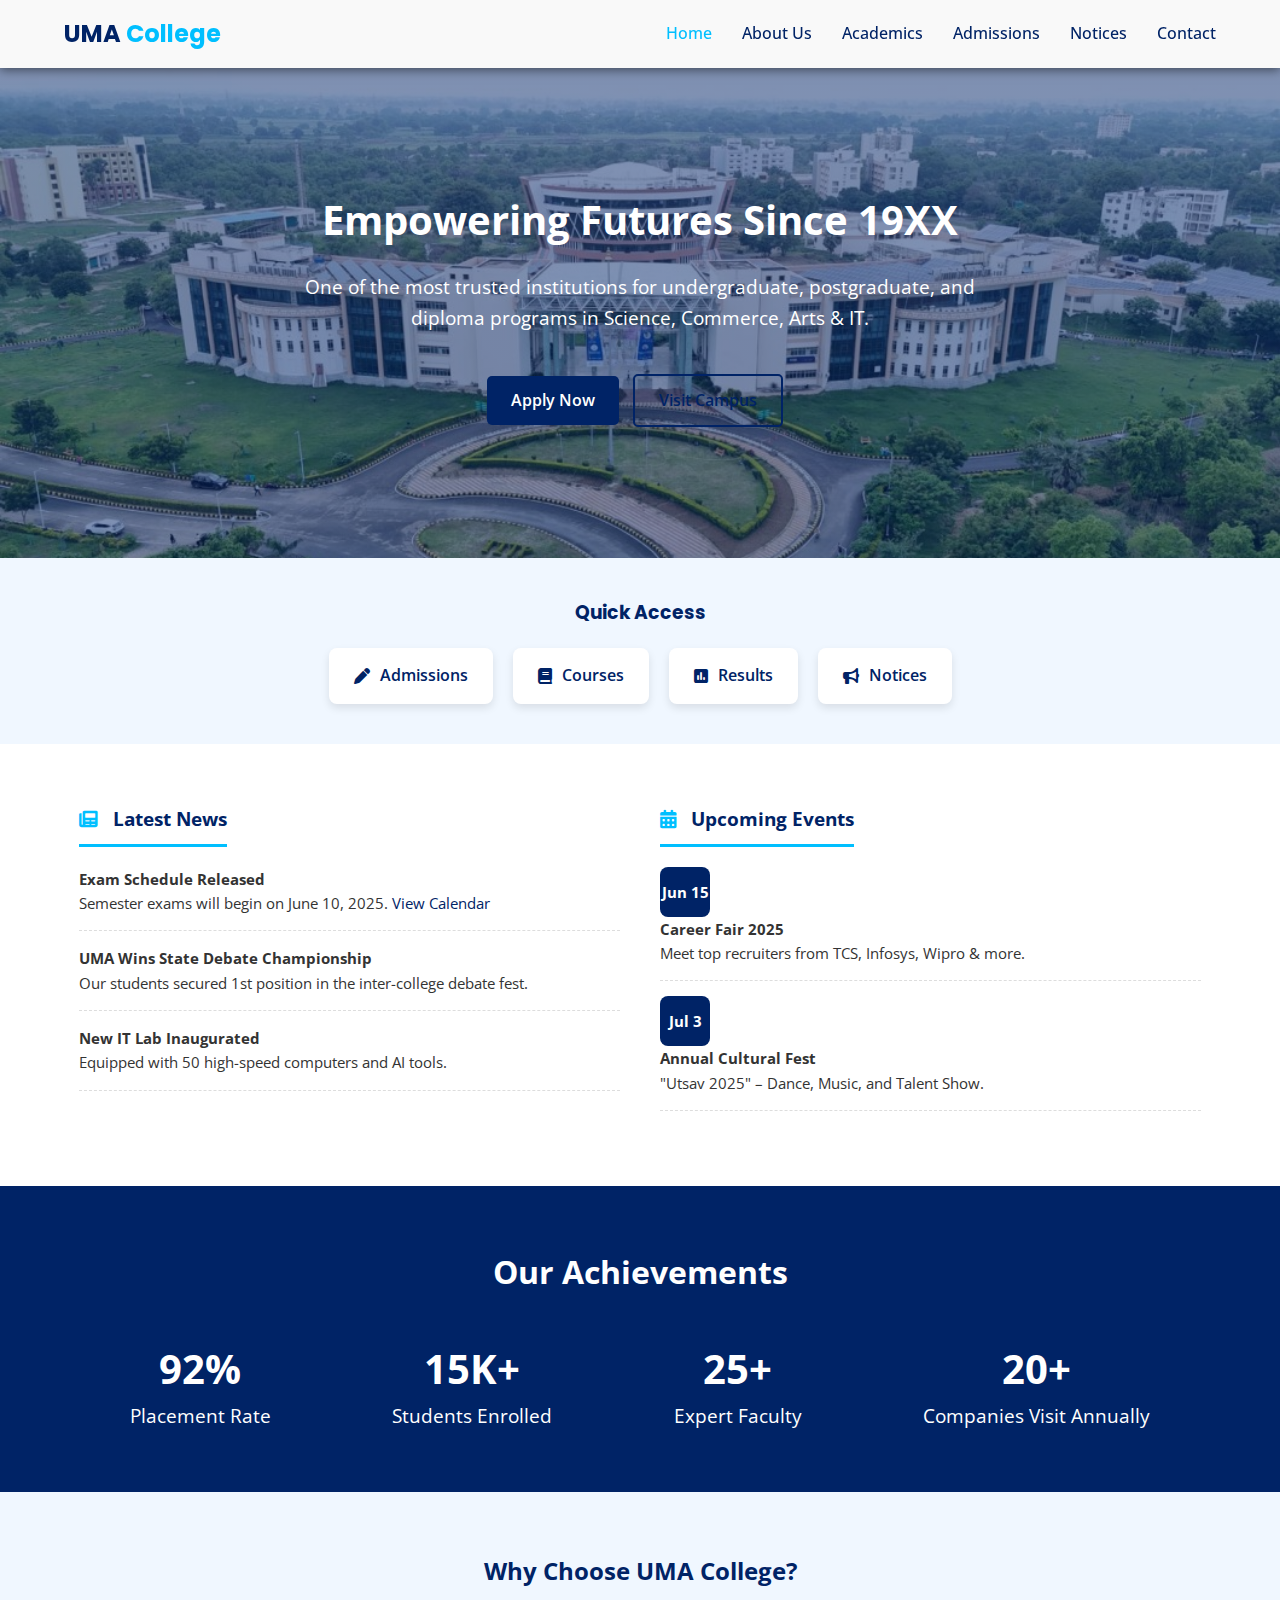
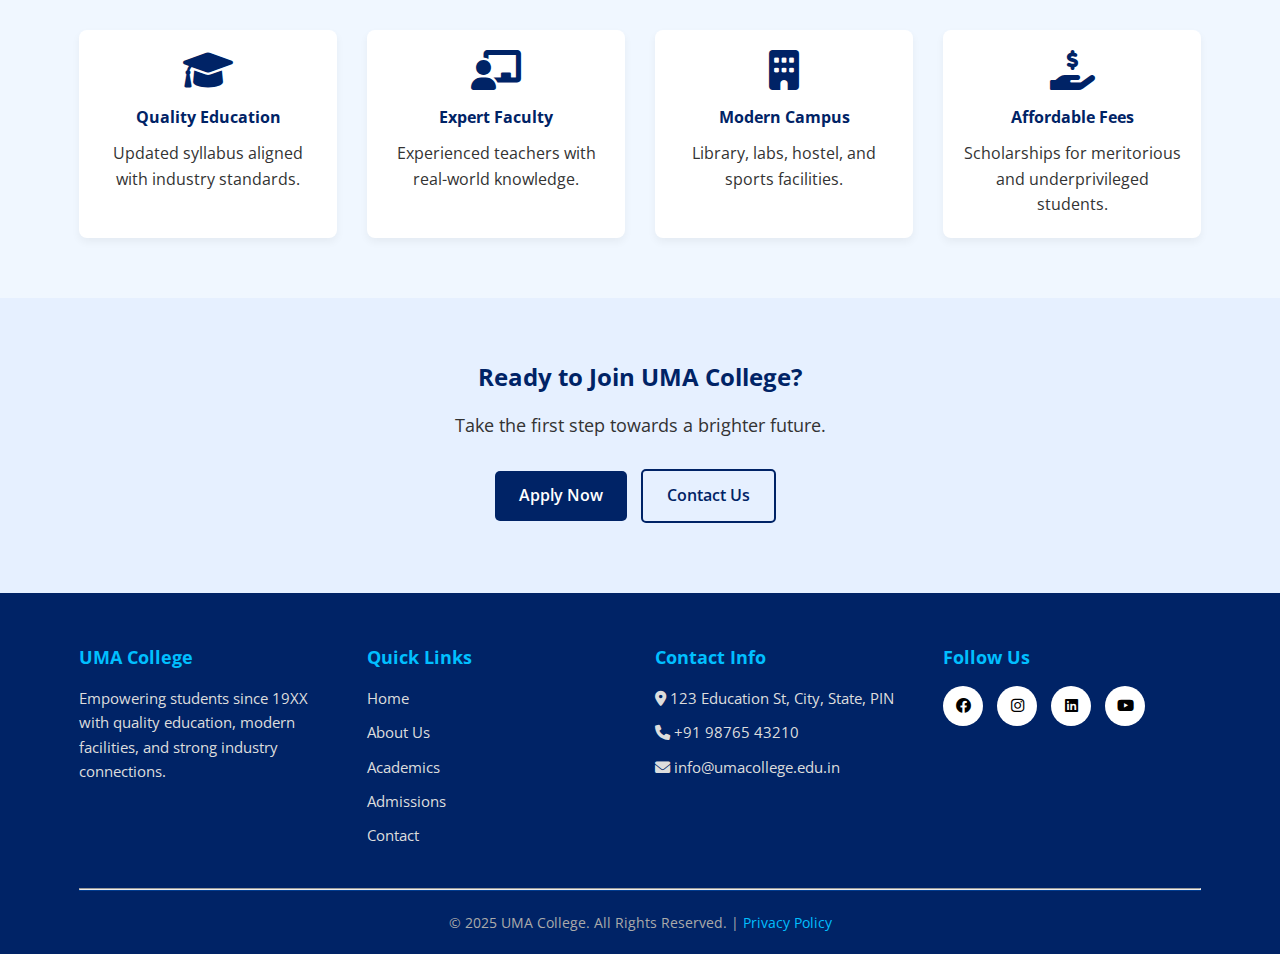
<file: index.html>
<!DOCTYPE html>
<html lang="en">
<head>
  <meta charset="UTF-8" />
  <meta name="viewport" content="width=device-width, initial-scale=1.0"/>
  <meta name="description" content="UMA College - Empowering futures with quality education since 19XX. Admissions open for UG, PG & Diploma courses.">
  <title>UMA College | Home</title>

  <!-- Google Fonts -->
  <link href="https://fonts.googleapis.com/css2?family=Poppins:wght@400;500;600;700&family=Open+Sans&display=swap" rel="stylesheet">

  <!-- Font Awesome for Icons -->
  <link rel="stylesheet" href="https://cdnjs.cloudflare.com/ajax/libs/font-awesome/6.0.0/css/all.min.css"/>

  <!-- Custom CSS -->
  <link rel="stylesheet" href="style.css" />

  <!-- Favicon -->
  <link rel="icon" href="favicon.ico" type="image/x-icon">
</head>
<body>

  <!-- Header & Navigation -->
  <header class="header">
    <div class="container">
      <div class="logo">
        <h1>UMA <span>College</span></h1>
      </div>
      <nav class="navbar">
        <ul>
          <li><a href="index.html" class="active">Home</a></li>
          <li><a href="./pages/about.html">About Us</a></li>
          <li><a href="./pages/academics.html">Academics</a></li>
          <li><a href="./pages/admissions.html">Admissions</a></li>
          <li><a href="./pages/notices.html">Notices</a></li>
          <li><a href="./pages/contact.html">Contact</a></li>
        </ul>
      </nav>
      <div class="mobile-toggle">
        <i class="fas fa-bars"></i>
      </div>
    </div>
  </header>

  <!-- Hero Section -->
  <section class="hero"  style="background: linear-gradient(rgba(0, 35, 102, 0.5), rgba(0, 35, 102, 0.5)), url('../assets/images/iit_patna.jpg') center/cover; height: 490px;" >
    <div class="container">
      <div class="hero-content">
        <h2>Empowering Futures Since 19XX</h2>
        <p>One of the most trusted institutions for undergraduate, postgraduate, and diploma programs in Science, Commerce, Arts & IT.</p>
        <div class="cta-buttons">
          <a href="./pages/admissions.html" class="btn-primary">Apply Now</a>
          <a href="#visit" class="btn-secondary">Visit Campus</a>
        </div>
      </div>
    </div>
  </section>

  <!-- Quick Links -->
  <section class="quick-links">
    <div class="container">
      <h3>Quick Access</h3>
      <div class="links-grid">
        <a href="./pages/admissions.html"><i class="fas fa-pen"></i> Admissions</a>
        <a href="./pages/academics.html"><i class="fas fa-book"></i> Courses</a>
        <a href="student/login.html"><i class="fas fa-poll"></i> Results</a>
        <a href="./pages/notices.html"><i class="fas fa-bullhorn"></i> Notices</a>
      </div>
    </div>
  </section>

  <!-- Latest News & Events -->
  <section class="updates">
    <div class="container">
      <div class="column">
        <h3><i class="fas fa-newspaper"></i> Latest News</h3>
        <ul class="news-list">
          <li>
            <strong>Exam Schedule Released</strong><br>
            Semester exams will begin on June 10, 2025. <a href="#">View Calendar</a>
          </li>
          <li>
            <strong>UMA Wins State Debate Championship</strong><br>
            Our students secured 1st position in the inter-college debate fest.
          </li>
          <li>
            <strong>New IT Lab Inaugurated</strong><br>
            Equipped with 50 high-speed computers and AI tools.
          </li>
        </ul>
      </div>
      <div class="column">
        <h3><i class="fas fa-calendar-alt"></i> Upcoming Events</h3>
        <ul class="event-list">
          <li>
            <span class="date">Jun 15</span>
            <div class="event-info">
              <strong>Career Fair 2025</strong><br>
              Meet top recruiters from TCS, Infosys, Wipro & more.
            </div>
          </li>
          <li>
            <span class="date">Jul 3</span>
            <div class="event-info">
              <strong>Annual Cultural Fest</strong><br>
              "Utsav 2025" – Dance, Music, and Talent Show.
            </div>
          </li>
        </ul>
      </div>
    </div>
  </section>

  <!-- Achievements Section -->
  <section class="achievements">
    <div class="container">
      <h2>Our Achievements</h2>
      <div class="stats">
        <div class="stat">
          <span class="number">92%</span>
          <p>Placement Rate</p>
        </div>
        <div class="stat">
          <span class="number">15K+</span>
          <p>Students Enrolled</p>
        </div>
        <div class="stat">
          <span class="number">25+</span>
          <p>Expert Faculty</p>
        </div>
        <div class="stat">
          <span class="number">20+</span>
          <p>Companies Visit Annually</p>
        </div>
      </div>
    </div>
  </section>

  <!-- Why Choose UMA? -->
  <section class="why-uma">
    <div class="container">
      <h2>Why Choose UMA College?</h2>
      <div class="features">
        <div class="feature">
          <i class="fas fa-graduation-cap"></i>
          <h4>Quality Education</h4>
          <p>Updated syllabus aligned with industry standards.</p>
        </div>
        <div class="feature">
          <i class="fas fa-chalkboard-teacher"></i>
          <h4>Expert Faculty</h4>
          <p>Experienced teachers with real-world knowledge.</p>
        </div>
        <div class="feature">
          <i class="fas fa-building"></i>
          <h4>Modern Campus</h4>
          <p>Library, labs, hostel, and sports facilities.</p>
        </div>
        <div class="feature">
          <i class="fas fa-hand-holding-usd"></i>
          <h4>Affordable Fees</h4>
          <p>Scholarships for meritorious and underprivileged students.</p>
        </div>
      </div>
    </div>
  </section>

  <!-- Call to Action -->
  <section class="cta" id="visit">
    <div class="container">
      <h2>Ready to Join UMA College?</h2>
      <p>Take the first step towards a brighter future.</p>
      <a href="./pages/admissions.html" class="btn-primary">Apply Now</a>
      <a href="./pages/contact.html" class="btn-secondary">Contact Us</a>
    </div>
  </section>

  <!-- Footer -->
  <footer class="footer">
    <div class="container">
      <div class="footer-grid">
        <div class="footer-col">
          <h4>UMA College</h4>
          <p>Empowering students since 19XX with quality education, modern facilities, and strong industry connections.</p>
        </div>
        <div class="footer-col">
          <h4>Quick Links</h4>
          <ul>
            <li><a href="index.html">Home</a></li>
            <li><a href="./pages/about.html">About Us</a></li>
            <li><a href="./pages/academics.html">Academics</a></li>
            <li><a href="./pages/admissions.html">Admissions</a></li>
            <li><a href="./pages/contact.html">Contact</a></li>
          </ul>
        </div>
        <div class="footer-col">
          <h4>Contact Info</h4>
          <p><i class="fas fa-map-marker-alt"></i> 123 Education St, City, State, PIN</p>
          <p><i class="fas fa-phone"></i> +91 98765 43210</p>
          <p><i class="fas fa-envelope"></i> info@umacollege.edu.in</p>
        </div>
        <div class="footer-col">
          <h4>Follow Us</h4>
          <div class="social-icons">
            <a class="facebook" href="#"><i class="fab fa-facebook"></i></a>
            <a class="instagram" href="#"><i class="fab fa-instagram"></i></a>
            <a class="linkedin" href="#"><i class="fab fa-linkedin"></i></a>
            <a class="youtube" href="#"><i class="fab fa-youtube"></i></a>
          </div>
        </div>
      </div>
      <hr>
      <div class="footer-bottom">
        <p>&copy; 2025 UMA College. All Rights Reserved. | <a href="./pages/privacy.html">Privacy Policy</a></p>
      </div>
    </div>
  </footer>

  <!-- JavaScript -->
   <script src="script.js"></script>
  

</body>
</html>
</file>
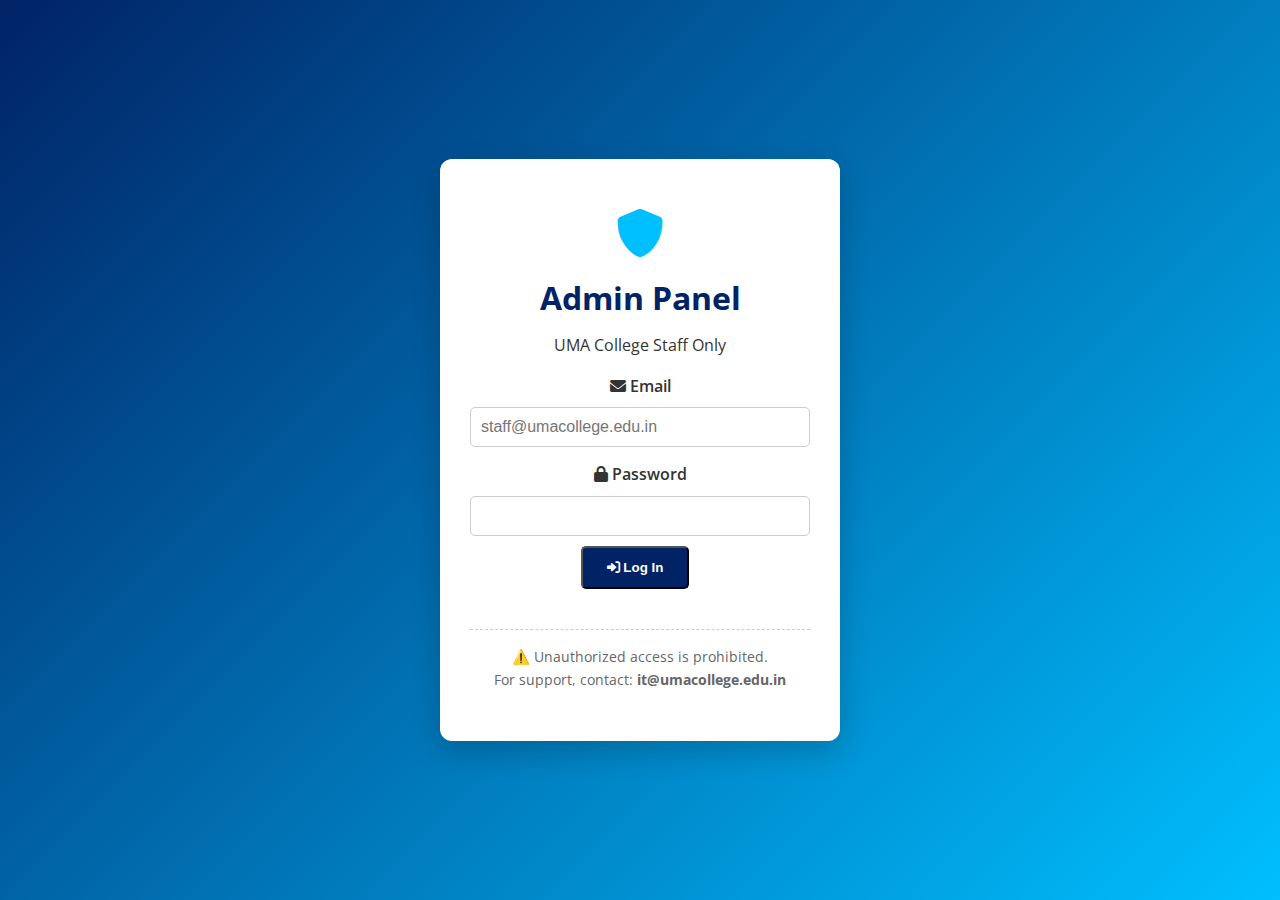
<file: admin/login.html>
<!DOCTYPE html>
<html lang="en">
<head>
  <meta charset="UTF-8" />
  <meta name="viewport" content="width=device-width, initial-scale=1.0"/>
  <meta name="description" content="UMA College Admin Panel - Secure login for staff to manage admissions, notices, and content.">
  <title>Admin Login - UMA College</title>

  <!-- Google Fonts -->
  <link href="https://fonts.googleapis.com/css2?family=Poppins:wght@400;500;600;700&family=Open+Sans&display=swap" rel="stylesheet">

  <!-- Font Awesome -->
  <link rel="stylesheet" href="https://cdnjs.cloudflare.com/ajax/libs/font-awesome/6.0.0/css/all.min.css"/>

  <!-- Styles -->
  <link rel="stylesheet" href="../style.css" />
  <link rel="stylesheet" href="admin.css" />
</head>
<body>
  
  <div class="admin-login">
  <!-- Admin Login Page -->
    <div class="login-container">
      <div class="login-header">
        <i class="fas fa-shield-alt"></i>
        <h1>Admin Panel</h1>
        <p>UMA College Staff Only</p>
      </div>

      <form id="adminLoginForm" action="#" method="POST">
        <div class="form-group">
          <label><i class="fas fa-envelope"></i> Email</label>
          <input type="email" id="adminEmail" placeholder="staff@umacollege.edu.in" required />
        </div>
        <div class="form-group">
          <label><i class="fas fa-lock"></i> Password</label>
          <input type="password" id="adminPassword" required />
        </div>
        <button type="submit" class="btn-primary">
          <i class="fas fa-sign-in-alt"></i> Log In
        </button>
      </form>

      <div class="login-footer">
        <p>⚠️ Unauthorized access is prohibited.<br>
        For support, contact: <strong>it@umacollege.edu.in</strong></p>
      </div>
    </div>
  </div>

  <script src="admin.js"></script>
</body>
</html>
</file>
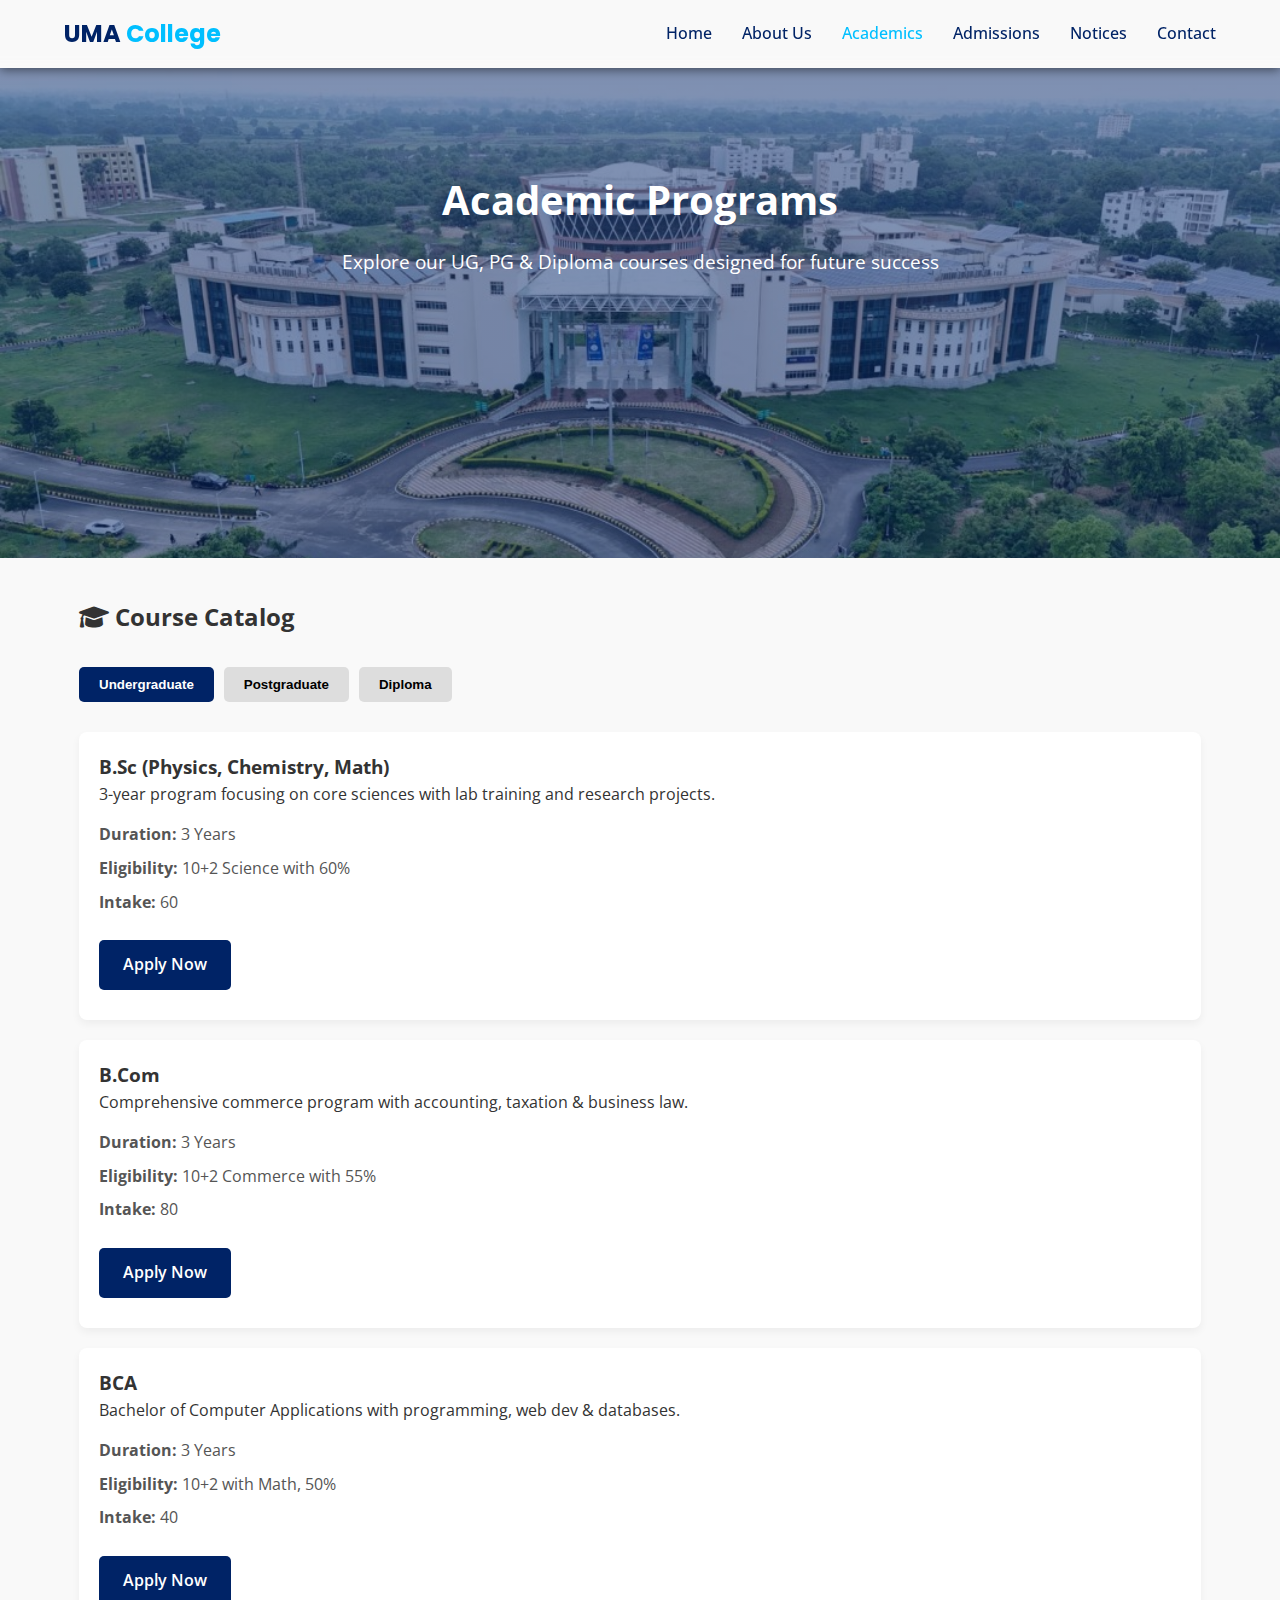
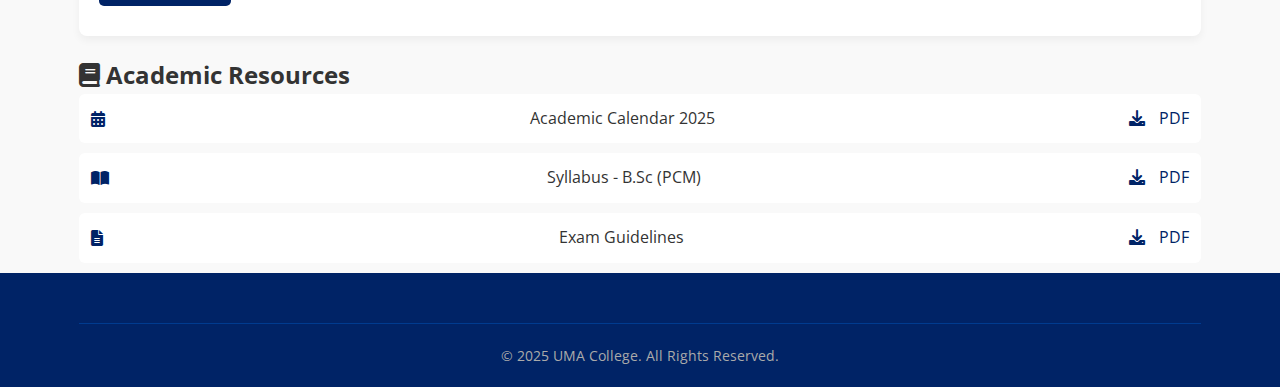
<file: pages/academics.html>
<!-- academics.html -->
<!DOCTYPE html>
<html lang="en">
<head>
  <meta charset="UTF-8" />
  <meta name="viewport" content="width=device-width, initial-scale=1.0"/>
  <meta name="description" content="Academic Programs at UMA College - UG, PG, Diploma in Science, Commerce, Arts & IT">
  <title>Academics - UMA College</title>

  <link href="https://fonts.googleapis.com/css2?family=Poppins:wght@400;500;600;700&family=Open+Sans&display=swap" rel="stylesheet">
  <link rel="stylesheet" href="https://cdnjs.cloudflare.com/ajax/libs/font-awesome/6.0.0/css/all.min.css"/>
  <link rel="stylesheet" href="../style.css" />
  <link rel="stylesheet" href="pages.css" />
</head>
<body>

  <!-- Header -->
  <header class="header">
    <div class="container">
      <div class="logo">
        <h1>UMA <span>College</span></h1>
      </div>
      <nav class="navbar">
        <ul>
          <li><a href="../index.html">Home</a></li>
          <li><a href="about.html">About Us</a></li>
          <li><a href="academics.html" class="active">Academics</a></li>
          <li><a href="admissions.html">Admissions</a></li>
          <li><a href="notices.html">Notices</a></li>
          <li><a href="contact.html">Contact</a></li>
        </ul>
      </nav>
      <div class="mobile-toggle">
        <i class="fas fa-bars"></i>
      </div>
    </div>
  </header>

  <!-- Banner -->
  <section class="page-banner" style="background: linear-gradient(rgba(0, 35, 102, 0.5), rgba(0, 35, 102, 0.5)), url('../assets/images/iit_patna.jpg') center/cover; height: 490px;">
    <div class="container">
      <h1>Academic Programs</h1>
      <p>Explore our UG, PG & Diploma courses designed for future success</p>
    </div>
  </section>

  <!-- Main Content -->
  <main class="academics-page">
    <div class="container">
      <section class="course-catalog">
        <h2><i class="fas fa-graduation-cap"></i> Course Catalog</h2>

        <div class="course-tabs">
          <button class="tab-btn active" data-tab="ug">Undergraduate</button>
          <button class="tab-btn" data-tab="pg">Postgraduate</button>
          <button class="tab-btn" data-tab="diploma">Diploma</button>
        </div>

        <!-- UG Courses -->
        <div class="tab-content" id="ug">
          <div class="course-card">
            <h3>B.Sc (Physics, Chemistry, Math)</h3>
            <p>3-year program focusing on core sciences with lab training and research projects.</p>
            <ul>
              <li><strong>Duration:</strong> 3 Years</li>
              <li><strong>Eligibility:</strong> 10+2 Science with 60%</li>
              <li><strong>Intake:</strong> 60</li>
            </ul>
            <a href="../admissions.html" class="btn-primary">Apply Now</a>
          </div>
          <div class="course-card">
            <h3>B.Com</h3>
            <p>Comprehensive commerce program with accounting, taxation & business law.</p>
            <ul>
              <li><strong>Duration:</strong> 3 Years</li>
              <li><strong>Eligibility:</strong> 10+2 Commerce with 55%</li>
              <li><strong>Intake:</strong> 80</li>
            </ul>
            <a href="../admissions.html" class="btn-primary">Apply Now</a>
          </div>
          <div class="course-card">
            <h3>BCA</h3>
            <p>Bachelor of Computer Applications with programming, web dev & databases.</p>
            <ul>
              <li><strong>Duration:</strong> 3 Years</li>
              <li><strong>Eligibility:</strong> 10+2 with Math, 50%</li>
              <li><strong>Intake:</strong> 40</li>
            </ul>
            <a href="../admissions.html" class="btn-primary">Apply Now</a>
          </div>
        </div>

        <!-- PG Courses -->
        <div class="tab-content" id="pg" style="display: none;">
          <div class="course-card">
            <h3>M.Sc (Physics)</h3>
            <p>Advanced studies in quantum mechanics, optics, and materials science.</p>
            <ul>
              <li><strong>Duration:</strong> 2 Years</li>
              <li><strong>Eligibility:</strong> B.Sc Physics with 55%</li>
              <li><strong>Intake:</strong> 30</li>
            </ul>
            <a href="../admissions.html" class="btn-primary">Apply Now</a>
          </div>
          <div class="course-card">
            <h3>M.Com</h3>
            <p>Master's in Commerce with specialization in finance and taxation.</p>
            <ul>
              <li><strong>Duration:</strong> 2 Years</li>
              <li><strong>Eligibility:</strong> B.Com with 50%</li>
              <li><strong>Intake:</strong> 25</li>
            </ul>
            <a href="../admissions.html" class="btn-primary">Apply Now</a>
          </div>
        </div>

        <!-- Diploma -->
        <div class="tab-content" id="diploma" style="display: none;">
          <div class="course-card">
            <h3>Diploma in Web Development</h3>
            <p>1-year intensive course in HTML, CSS, JavaScript, React & Node.js.</p>
            <ul>
              <li><strong>Duration:</strong> 1 Year</li>
              <li><strong>Eligibility:</strong> 10+2 Pass</li>
              <li><strong>Intake:</strong> 25</li>
            </ul>
            <a href="../admissions.html" class="btn-primary">Apply Now</a>
          </div>
        </div>
      </section>

      <section class="academic-resources">
        <h2><i class="fas fa-book"></i> Academic Resources</h2>
        <ul class="download-list">
          <li>
            <i class="fas fa-calendar-alt"></i>
            <span>Academic Calendar 2025</span>
            <a href="../assets/documents/calendar-2025.pdf" class="download-link"><i class="fas fa-download"></i> PDF</a>
          </li>
          <li>
            <i class="fas fa-book-open"></i>
            <span>Syllabus - B.Sc (PCM)</span>
            <a href="../assets/documents/calendar-2025.pdf" class="download-link"><i class="fas fa-download"></i> PDF</a>
          </li>
          <li>
            <i class="fas fa-file-alt"></i>
            <span>Exam Guidelines</span>
            <a href="../assets/documents/calendar-2025.pdf" class="download-link"><i class="fas fa-download"></i> PDF</a>
          </li>
        </ul>
      </section>
    </div>
  </main>

  <!-- Footer -->
  <footer class="footer">
    <div class="container">
      <div class="footer-bottom">
        <p>&copy; 2025 UMA College. All Rights Reserved.</p>
      </div>
    </div>
  </footer>

  <script>
    // Course Tabs
    document.querySelectorAll('.tab-btn').forEach(btn => {
      btn.addEventListener('click', () => {
        const tab = btn.getAttribute('data-tab');
        document.querySelectorAll('.tab-content').forEach(c => c.style.display = 'none');
        document.getElementById(tab).style.display = 'block';
        document.querySelectorAll('.tab-btn').forEach(b => b.classList.remove('active'));
        btn.classList.add('active');
      });
    });
  </script>
</body>
</html>
</file>
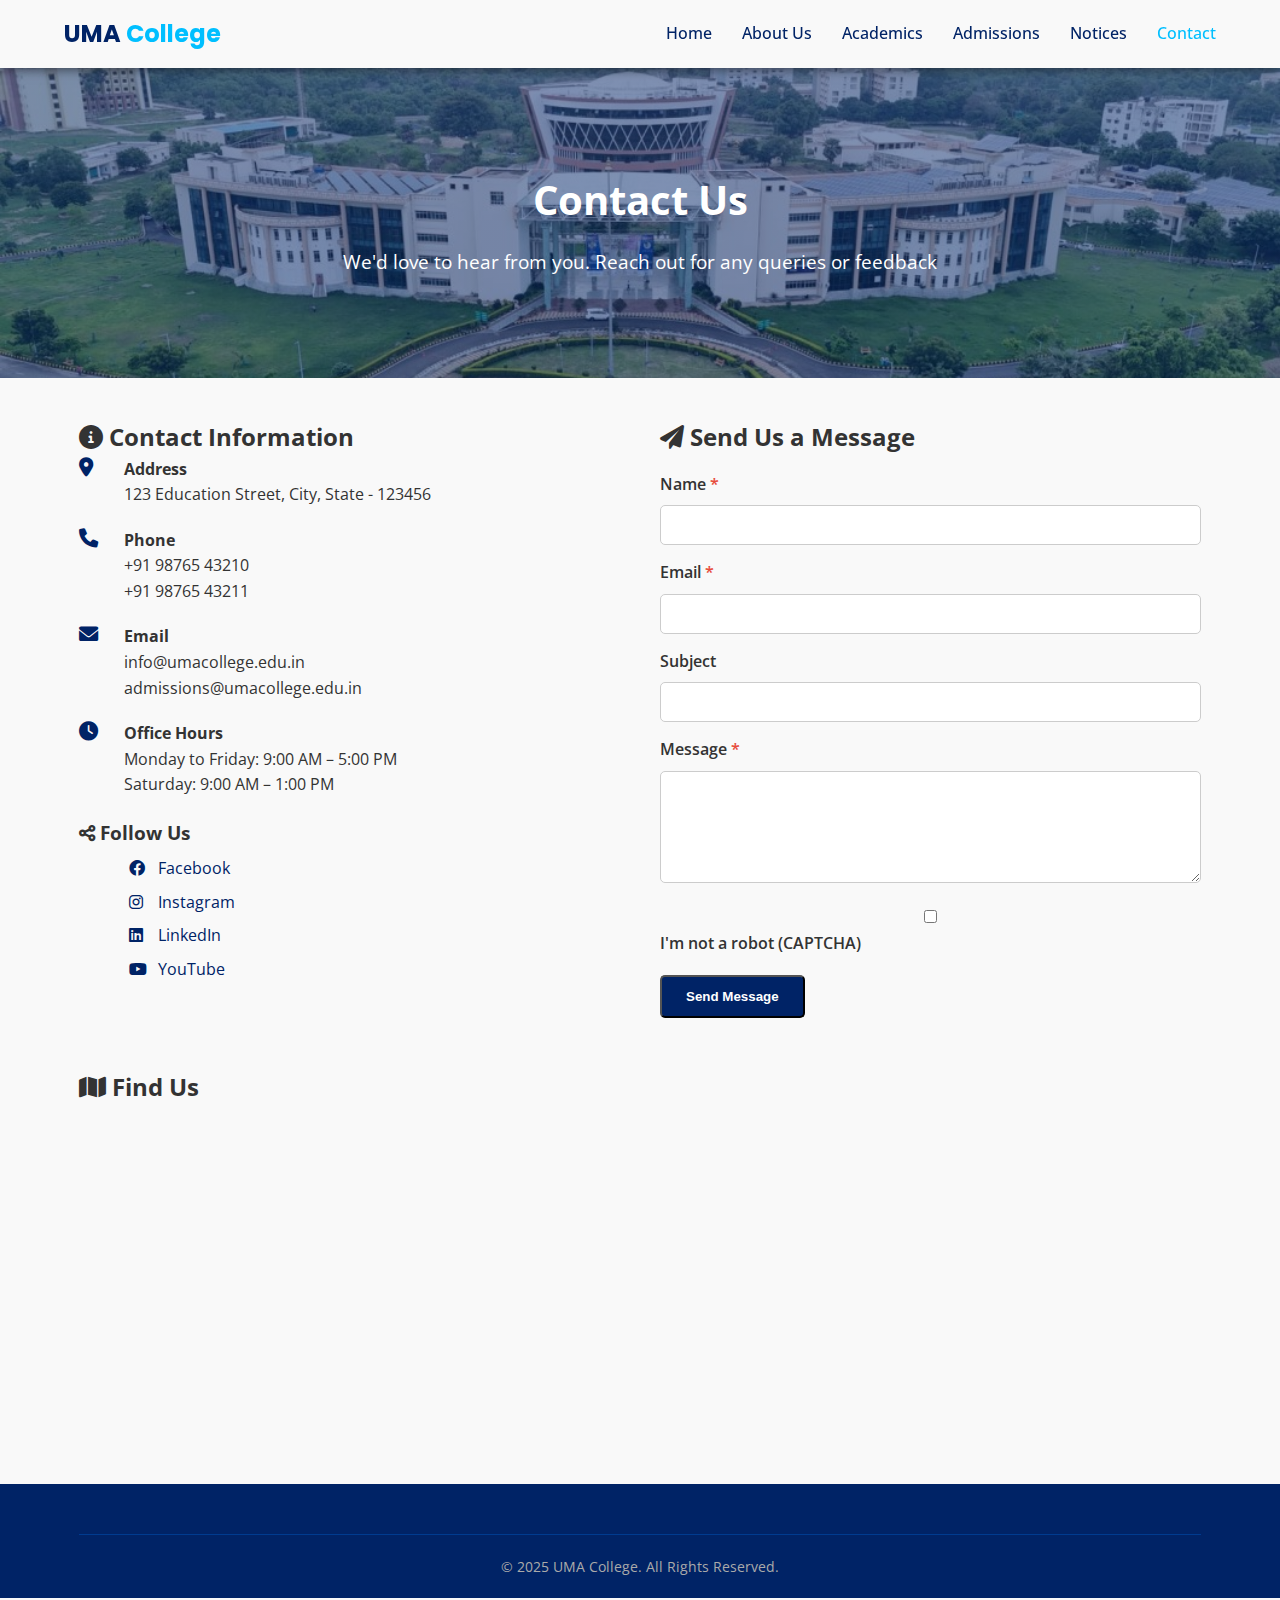
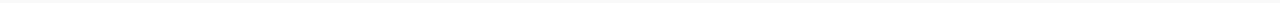
<file: pages/contact.html>
<!-- contact.html -->
<!DOCTYPE html>
<html lang="en">
<head>
  <meta charset="UTF-8" />
  <meta name="viewport" content="width=device-width, initial-scale=1.0"/>
  <meta name="description" content="Contact UMA College - Get in touch for admissions, queries, and feedback">
  <title>Contact Us - UMA College</title>

  <link href="https://fonts.googleapis.com/css2?family=Poppins:wght@400;500;600;700&family=Open+Sans&display=swap" rel="stylesheet">
  <link rel="stylesheet" href="https://cdnjs.cloudflare.com/ajax/libs/font-awesome/6.0.0/css/all.min.css"/>
  <link rel="stylesheet" href="../style.css" />
  <link rel="stylesheet" href="pages.css" />
</head>
<body>

  <!-- Header -->
  <header class="header">
    <div class="container">
      <div class="logo">
        <h1>UMA <span>College</span></h1>
      </div>
      <nav class="navbar">
        <ul>
          <li><a href="../index.html">Home</a></li>
          <li><a href="about.html">About Us</a></li>
          <li><a href="academics.html">Academics</a></li>
          <li><a href="admissions.html">Admissions</a></li>
          <li><a href="notices.html">Notices</a></li>
          <li><a href="contact.html" class="active">Contact</a></li>
        </ul>
      </nav>
      <div class="mobile-toggle">
        <i class="fas fa-bars"></i>
      </div>
    </div>
  </header>

  <!-- Banner -->
  <section class="page-banner" style="background: linear-gradient(rgba(0, 35, 102, 0.5), rgba(0, 35, 102, 0.5)), url('../assets/images/iit_patna.jpg') center/cover; ">
    <div class="container">
      <h1>Contact Us</h1>
      <p>We'd love to hear from you. Reach out for any queries or feedback</p>
    </div>
  </section>

  <!-- Main Content -->
  <main class="contact-page">
    <div class="container">
      <div class="contact-grid">
        <div class="contact-info">
          <h2><i class="fas fa-info-circle"></i> Contact Information</h2>
          <div class="info-item">
            <i class="fas fa-map-marker-alt"></i>
            <div>
              <strong>Address</strong><br>
              123 Education Street, City, State - 123456
            </div>
          </div>
          <div class="info-item">
            <i class="fas fa-phone"></i>
            <div>
              <strong>Phone</strong><br>
              +91 98765 43210<br>
              +91 98765 43211
            </div>
          </div>
          <div class="info-item">
            <i class="fas fa-envelope"></i>
            <div>
              <strong>Email</strong><br>
              info@umacollege.edu.in<br>
              admissions@umacollege.edu.in
            </div>
          </div>
          <div class="info-item">
            <i class="fas fa-clock"></i>
            <div>
              <strong>Office Hours</strong><br>
              Monday to Friday: 9:00 AM – 5:00 PM<br>
              Saturday: 9:00 AM – 1:00 PM
            </div>
          </div>

          <h3><i class="fas fa-share-alt"></i> Follow Us</h3>
          <div class="social-links">
            <a href="#"><i class="fab fa-facebook"></i> Facebook</a>
            <a href="#"><i class="fab fa-instagram"></i> Instagram</a>
            <a href="#"><i class="fab fa-linkedin"></i> LinkedIn</a>
            <a href="#"><i class="fab fa-youtube"></i> YouTube</a>
          </div>
        </div>

        <div class="contact-form">
          <h2><i class="fas fa-paper-plane"></i> Send Us a Message</h2>
          <form id="contactForm">
            <div class="form-group">
              <label>Name <span class="required">*</span></label>
              <input type="text" required />
            </div>
            <div class="form-group">
              <label>Email <span class="required">*</span></label>
              <input type="email" required />
            </div>
            <div class="form-group">
              <label>Subject</label>
              <input type="text" />
            </div>
            <div class="form-group">
              <label>Message <span class="required">*</span></label>
              <textarea rows="5" required></textarea>
            </div>
            <div class="form-group">
              <label>
                <input type="checkbox" required> I'm not a robot (CAPTCHA)
              </label>
            </div>
            <button type="submit" class="btn-primary">Send Message</button>
          </form>
        </div>
      </div>

      <!-- Google Map -->
      <div class="map-section">
        <h2><i class="fas fa-map"></i> Find Us</h2>
        <div class="map">
          <!-- Replace with actual Google Maps embed -->
          <iframe src="https://www.google.com/maps/embed?pb=!1m18!1m12!1m3!1d3024.2219901290355!2d-74.00369368400567!3d40.71312907933185!2m3!1f0!2f0!3f0!3m2!1i1024!2i768!4f13.1!3m3!1m2!1s0x0%3A0x0!2zNDDCsDQyJzU3LjMiTiA3NMKwMDAncDYuOSJX!5e0!3m2!1sen!2sus!4v1589398885754!5m2!1sen!2sus" 
            width="100%" height="350" style="border:0; border-radius: 8px;" allowfullscreen="" loading="lazy"></iframe>
        </div>
      </div>
    </div>
  </main>

  <!-- Footer -->
  <footer class="footer">
    <div class="container">
      <div class="footer-bottom">
        <p>&copy; 2025 UMA College. All Rights Reserved.</p>
      </div>
    </div>
  </footer>

  <script>
    document.getElementById("contactForm")?.addEventListener("submit", function(e) {
      e.preventDefault();
      alert("Thank you for your message! We'll get back to you soon.");
      this.reset();
    });
  </script>
</body>
</html>
</file>
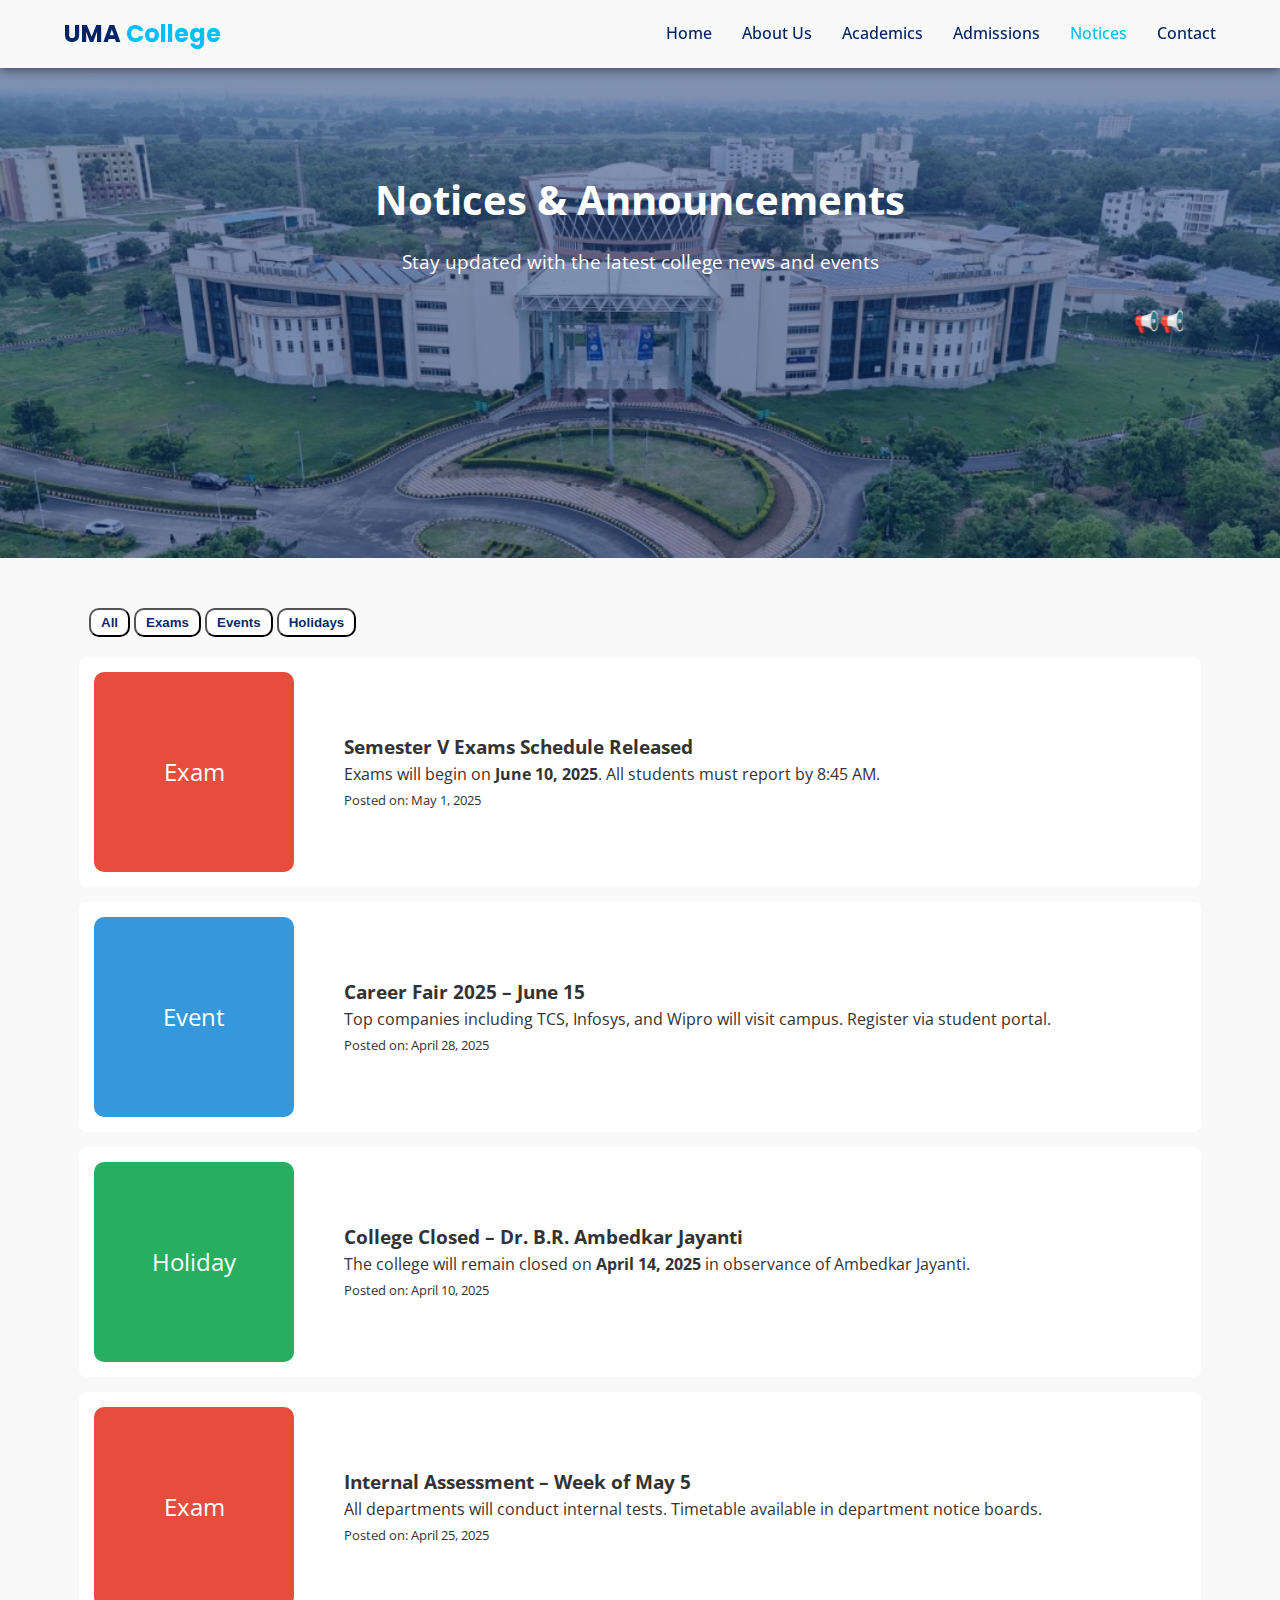
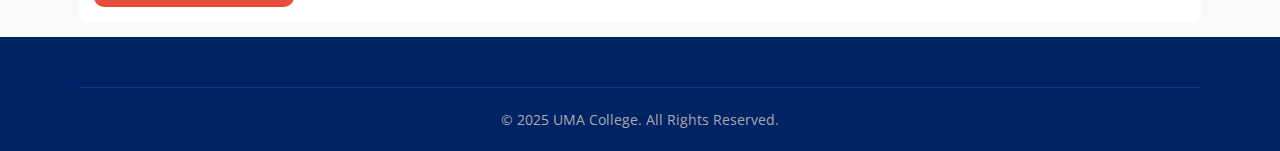
<file: pages/notices.html>
<!-- notices.html -->
<!DOCTYPE html>
<html lang="en">
<head>
  <meta charset="UTF-8" />
  <meta name="viewport" content="width=device-width, initial-scale=1.0"/>
  <meta name="description" content="Latest Notices & Announcements from UMA College - Exam Dates, Holidays, Events">
  <title>Notices - UMA College</title>

  <link href="https://fonts.googleapis.com/css2?family=Poppins:wght@400;500;600;700&family=Open+Sans&display=swap" rel="stylesheet">
  <link rel="stylesheet" href="https://cdnjs.cloudflare.com/ajax/libs/font-awesome/6.0.0/css/all.min.css"/>
  <link rel="stylesheet" href="../style.css" />
  <link rel="stylesheet" href="pages.css" />
</head>
<body>

  <!-- Header -->
  <header class="header">
    <div class="container">
      <div class="logo">
        <h1>UMA <span>College</span></h1>
      </div>
      <nav class="navbar">
        <ul>
          <li><a href="../index.html">Home</a></li>
          <li><a href="about.html">About Us</a></li>
          <li><a href="academics.html">Academics</a></li>
          <li><a href="admissions.html">Admissions</a></li>
          <li><a href="notices.html" class="active">Notices</a></li>
          <li><a href="contact.html">Contact</a></li>
        </ul>
      </nav>
      <div class="mobile-toggle">
        <i class="fas fa-bars"></i>
      </div>
    </div>
  </header>

  <!-- Banner -->
  <section class="page-banner" style="background: linear-gradient(rgba(0, 35, 102, 0.5), rgba(0, 35, 102, 0.5)), url('../assets/images/iit_patna.jpg') center/cover; height: 490px;">
    <div class="container">
      <h1>Notices & Announcements</h1>
      <p>Stay updated with the latest college news and events</p>
      <marquee behavior="scroll " direction="">📢📢Lorem ipsum dolor sit amet consectetur adipisicing elit. Aliquid reprehenderit deleniti at suscipit molestias <span class="danger">⚠ ⚠ </span>commodi consequuntur veniam quam necessitatibus sequi, <span class="danger">⚠ ⚠ </span> voluptatem maxime voluptas dolor soluta quibusdam. Laboriosam ipsum nobis iusto!
      Possimus soluta <span class="danger">⚠ ⚠ </span> non sapiente eveniet quasi. Harum optio vitae assumenda impedit voluptatibus cumque eaque enim dicta sed,⚠⚠ illum dolores culpa corrupti blanditiis ratione aliquam. Sunt consectetur laborum incidunt iure quidem.‼️‼️
      </marquee>
    </div>
  </section>

  <!-- Main Content -->
  <main class="notices-page">
    <div class="container">
      <div class="notice-filters">
        <button class="filter-btn active" data-filter="all">All</button>
        <button class="filter-btn" data-filter="exam">Exams</button>
        <button class="filter-btn" data-filter="event">Events</button>
        <button class="filter-btn" data-filter="holiday">Holidays</button>
      </div>

      <div class="notices-list">
        <!-- Notice 1 -->
        <div class="notice-item" data-type="exam">
          <span class="tag exam">Exam</span>
          <div class="notice-content">
            <h3>Semester V Exams Schedule Released</h3>
            <p>Exams will begin on <strong>June 10, 2025</strong>. All students must report by 8:45 AM.</p>
            <small>Posted on: May 1, 2025</small>
          </div>
        </div>

        <!-- Notice 2 -->
        <div class="notice-item" data-type="event">
          <span class="tag event">Event</span>
          <div class="notice-content">
            <h3>Career Fair 2025 – June 15</h3>
            <p>Top companies including TCS, Infosys, and Wipro will visit campus. Register via student portal.</p>
            <small>Posted on: April 28, 2025</small>
          </div>
        </div>

        <!-- Notice 3 -->
        <div class="notice-item" data-type="holiday">
          <span class="tag holiday">Holiday</span>
          <div class="notice-content">
            <h3>College Closed – Dr. B.R. Ambedkar Jayanti</h3>
            <p>The college will remain closed on <strong>April 14, 2025</strong> in observance of Ambedkar Jayanti.</p>
            <small>Posted on: April 10, 2025</small>
          </div>
        </div>

        <!-- Notice 4 -->
        <div class="notice-item" data-type="exam">
          <span class="tag exam">Exam</span>
          <div class="notice-content">
            <h3>Internal Assessment – Week of May 5</h3>
            <p>All departments will conduct internal tests. Timetable available in department notice boards.</p>
            <small>Posted on: April 25, 2025</small>
          </div>
        </div>
      </div>
    </div>
  </main>

  <!-- Footer -->
  <footer class="footer">
    <div class="container">
      <div class="footer-bottom">
        <p>&copy; 2025 UMA College. All Rights Reserved.</p>
      </div>
    </div>
  </footer>

  <script>
    // Filter Notices
    document.querySelectorAll('.filter-btn').forEach(btn => {
      btn.addEventListener('click', () => {
        const filter = btn.getAttribute('data-filter');
        document.querySelectorAll('.filter-btn').forEach(b => b.classList.remove('active'));
        btn.classList.add('active');
        
        document.querySelectorAll('.notice-item').forEach(item => {
          if (filter === 'all' || item.getAttribute('data-type') === filter) {
            item.style.display = 'flex';
          } else {
            item.style.display = 'none';
          }
        });
      });
    });
  </script>
</body>
</html>
</file>
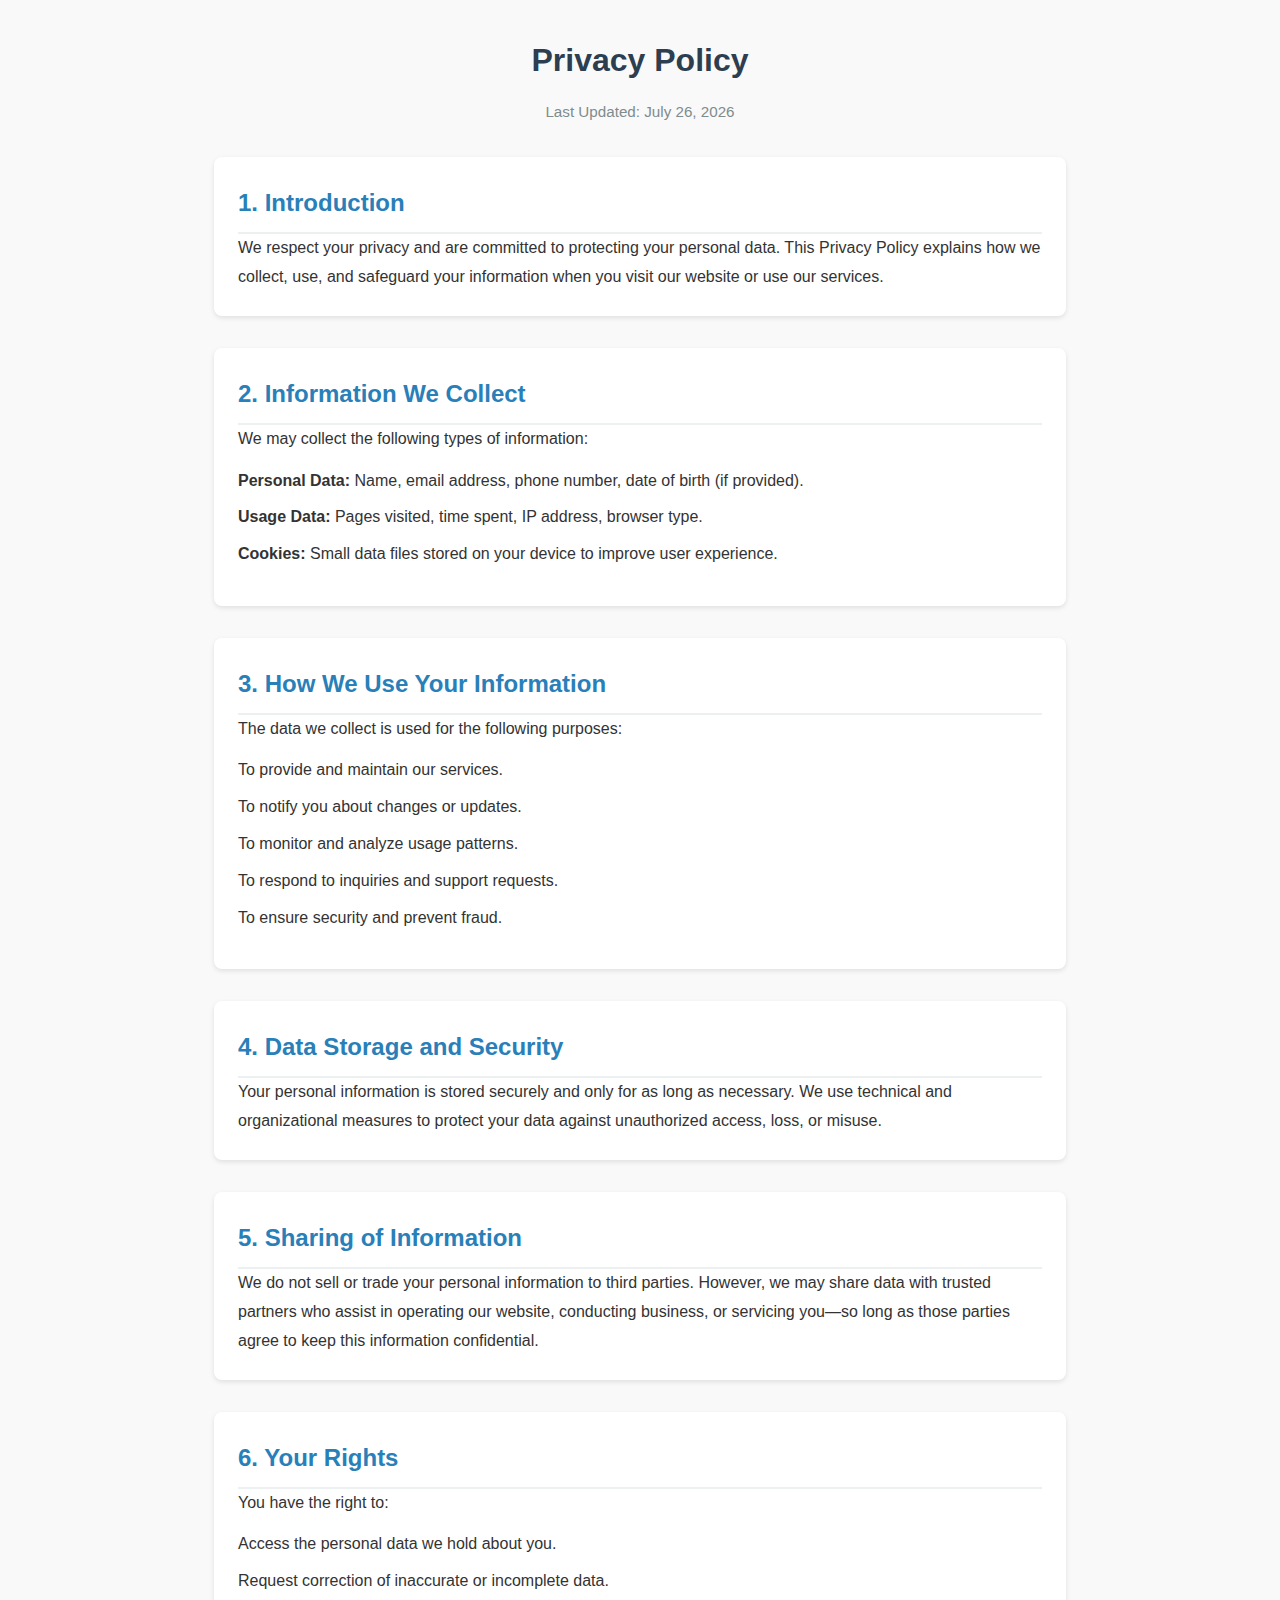
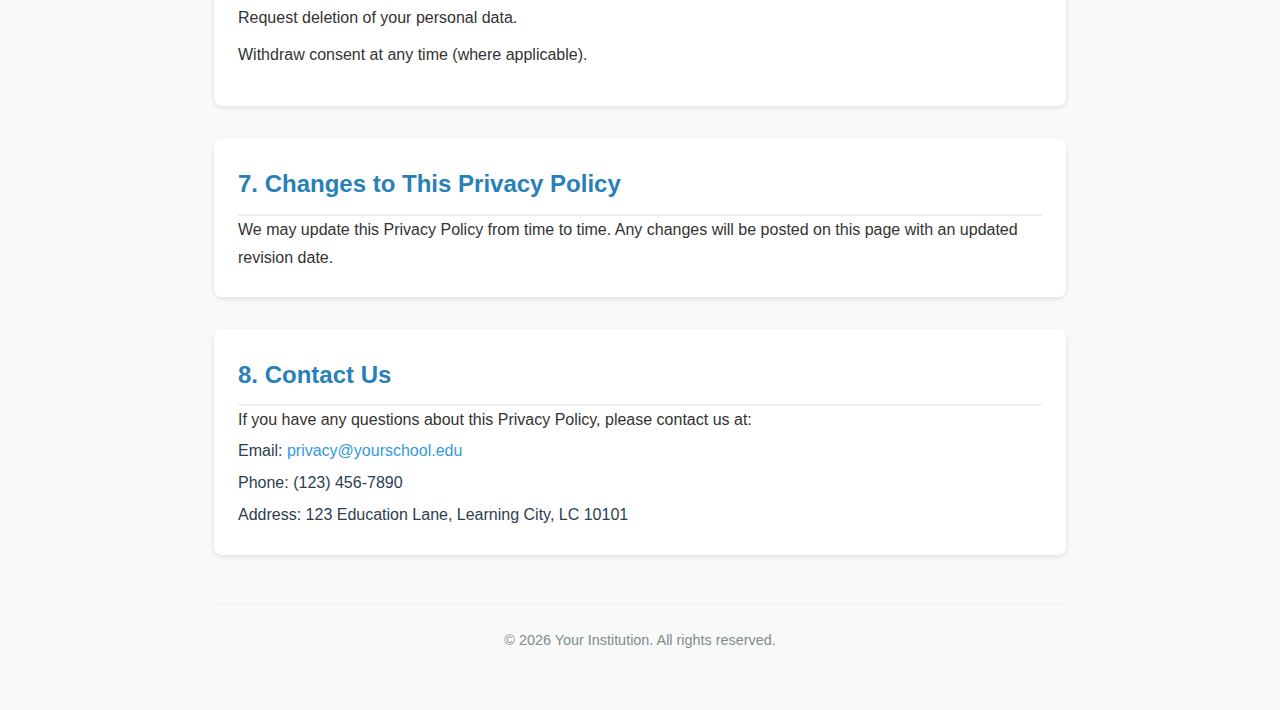
<file: pages/privacy.html>
<!-- pages/privacy.html -->
<!DOCTYPE html>
<html lang="en">
<head>
  <meta charset="UTF-8" />
  <meta name="viewport" content="width=device-width, initial-scale=1.0"/>
  <title>Privacy Policy</title>
  <link rel="stylesheet" href="../style.css" />
  <link rel="stylesheet" href="pages.css" />
  <link rel="stylesheet" href="privacy.css" />
</head>
<body>
  <div class="container">
    <header>
      <h1>Privacy Policy</h1>
      <p>Last Updated: <span id="lastUpdated">September 5, 2025</span></p>
    </header>

    <main>
      <section>
        <h2>1. Introduction</h2>
        <p>
          We respect your privacy and are committed to protecting your personal data. 
          This Privacy Policy explains how we collect, use, and safeguard your information 
          when you visit our website or use our services.
        </p>
      </section>

      <section>
        <h2>2. Information We Collect</h2>
        <p>We may collect the following types of information:</p>
        <ul>
          <li><strong>Personal Data:</strong> Name, email address, phone number, date of birth (if provided).</li>
          <li><strong>Usage Data:</strong> Pages visited, time spent, IP address, browser type.</li>
          <li><strong>Cookies:</strong> Small data files stored on your device to improve user experience.</li>
        </ul>
      </section>

      <section>
        <h2>3. How We Use Your Information</h2>
        <p>The data we collect is used for the following purposes:</p>
        <ul>
          <li>To provide and maintain our services.</li>
          <li>To notify you about changes or updates.</li>
          <li>To monitor and analyze usage patterns.</li>
          <li>To respond to inquiries and support requests.</li>
          <li>To ensure security and prevent fraud.</li>
        </ul>
      </section>

      <section>
        <h2>4. Data Storage and Security</h2>
        <p>
          Your personal information is stored securely and only for as long as necessary. 
          We use technical and organizational measures to protect your data against unauthorized access, 
          loss, or misuse.
        </p>
      </section>

      <section>
        <h2>5. Sharing of Information</h2>
        <p>
          We do not sell or trade your personal information to third parties. 
          However, we may share data with trusted partners who assist in operating our website, 
          conducting business, or servicing you—so long as those parties agree to keep this information confidential.
        </p>
      </section>

      <section>
        <h2>6. Your Rights</h2>
        <p>You have the right to:</p>
        <ul>
          <li>Access the personal data we hold about you.</li>
          <li>Request correction of inaccurate or incomplete data.</li>
          <li>Request deletion of your personal data.</li>
          <li>Withdraw consent at any time (where applicable).</li>
        </ul>
      </section>

      <section>
        <h2>7. Changes to This Privacy Policy</h2>
        <p>
          We may update this Privacy Policy from time to time. Any changes will be posted on this page 
          with an updated revision date.
        </p>
      </section>

      <section>
        <h2>8. Contact Us</h2>
        <p>
          If you have any questions about this Privacy Policy, please contact us at:
        </p>
        <address>
          Email: <a href="mailto:privacy@yourschool.edu">privacy@yourschool.edu</a><br>
          Phone: (123) 456-7890<br>
          Address: 123 Education Lane, Learning City, LC 10101
        </address>
      </section>
    </main>

    <footer>
      <p>&copy; <span id="year">2025</span> Your Institution. All rights reserved.</p>
    </footer>
  </div>

  <script src="privacy.js"></script>
</body>
</html>
</file>
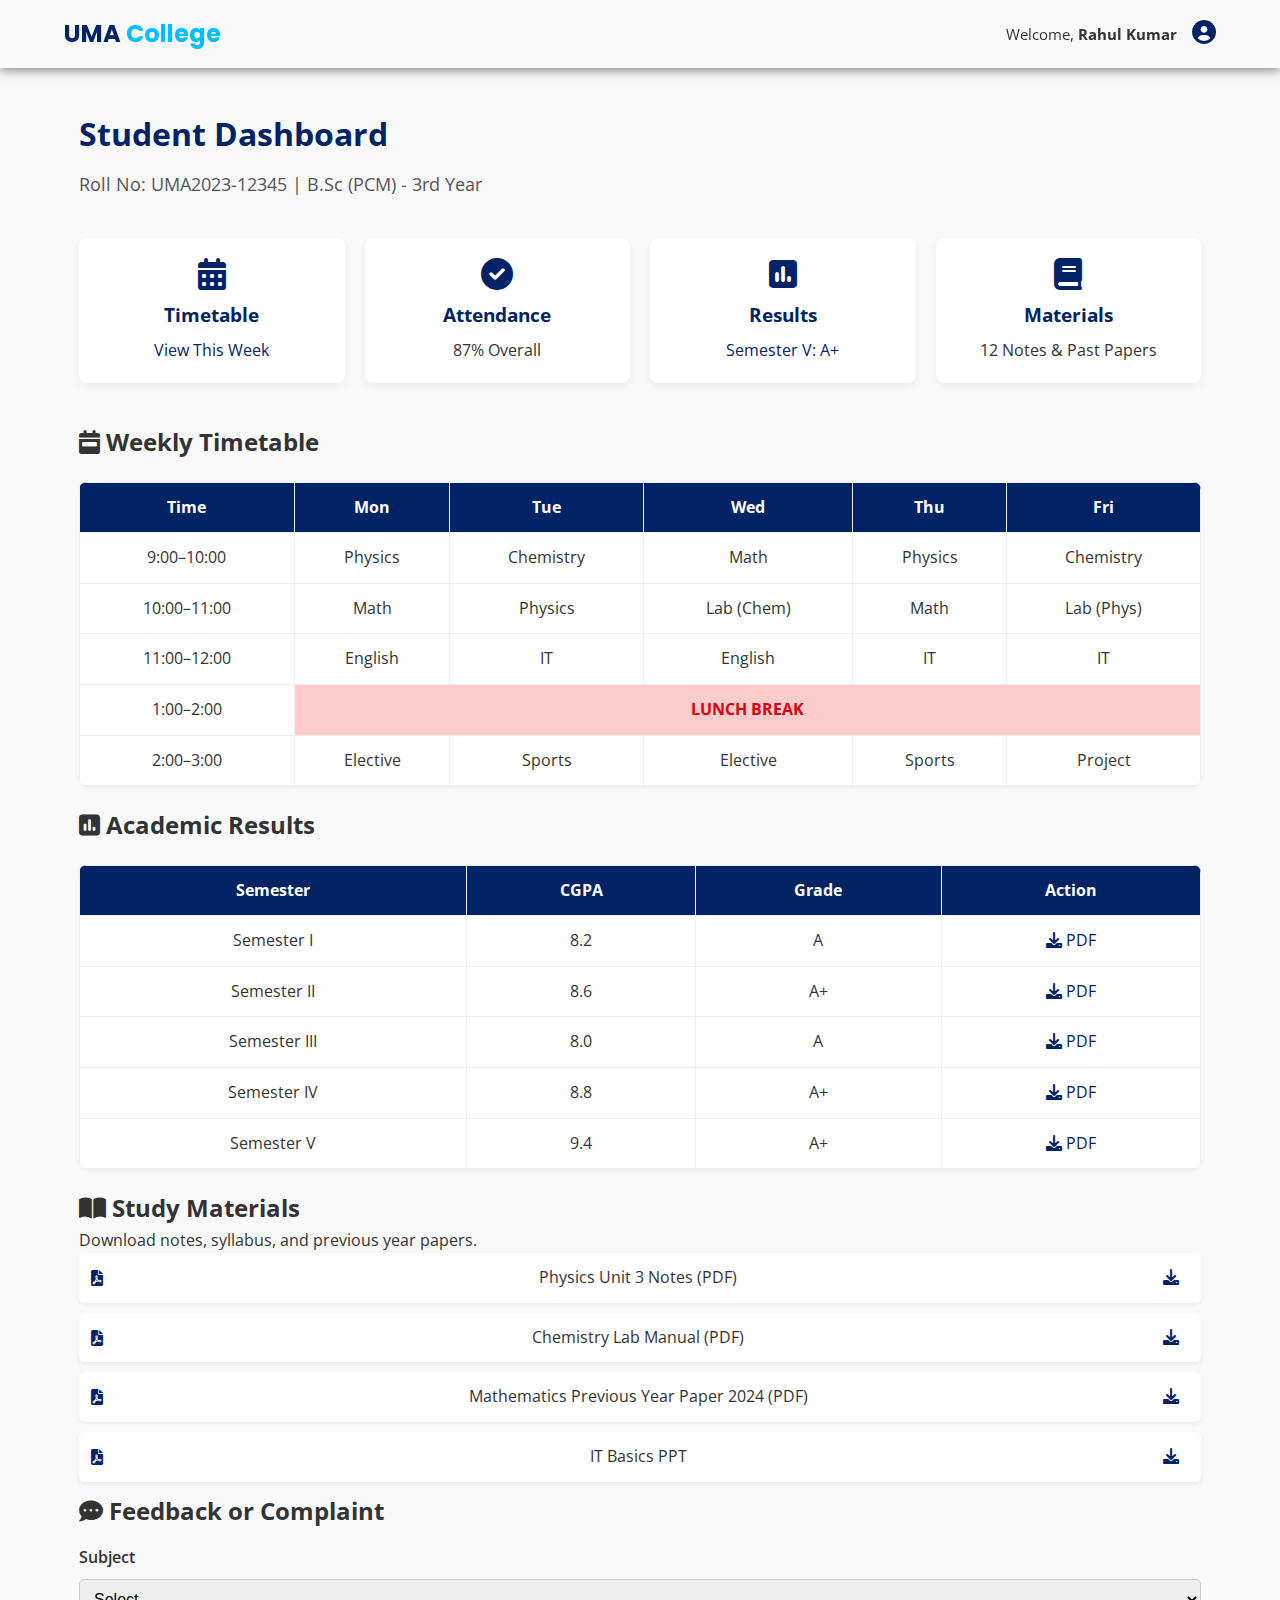
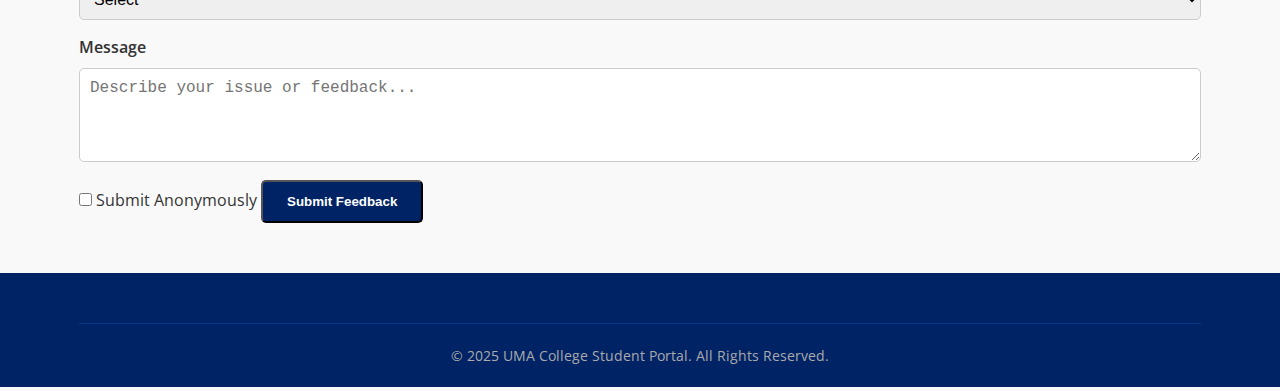
<file: student/dashboard.html>
<!DOCTYPE html>
<html lang="en">
<head>
  <meta charset="UTF-8" />
  <meta name="viewport" content="width=device-width, initial-scale=1.0"/>
  <title>Student Dashboard - UMA College</title>

  <link href="https://fonts.googleapis.com/css2?family=Poppins:wght@400;500;600;700&family=Open+Sans&display=swap" rel="stylesheet">
  <link rel="stylesheet" href="https://cdnjs.cloudflare.com/ajax/libs/font-awesome/6.0.0/css/all.min.css"/>
  <link rel="stylesheet" href="../style.css" />
  <link rel="stylesheet" href="student.css" />
</head>
<body>

  <!-- Header -->
  <header class="header">
    <div class="container">
      <div class="logo">
        <h1>UMA <span>College</span></h1>
      </div>
      <div class="user-menu">
        <span class="welcome">Welcome, <strong>Rahul Kumar</strong></span>
        <div class="dropdown">
          <i class="fas fa-user-circle"></i>
          <div class="dropdown-menu">
            <a href="profile.html"><i class="fas fa-cog"></i> Profile Settings</a>
            <a href="login.html"><i class="fas fa-sign-out-alt"></i> Logout</a>
          </div>
        </div>
      </div>
    </div>
  </header>

  <!-- Dashboard -->
  <main class="student-dashboard">
    <div class="container">
      <h1>Student Dashboard</h1>
      <p class="dashboard-subtitle">Roll No: UMA2023-12345 | B.Sc (PCM) - 3rd Year</p>

      <!-- Quick Stats -->
      <div class="stats-grid">
        <div class="stat-card">
          <i class="fas fa-calendar-alt"></i>
          <h3>Timetable</h3>
          <p><a href="#timetable">View This Week</a></p>
        </div>
        <div class="stat-card">
          <i class="fas fa-check-circle"></i>
          <h3>Attendance</h3>
          <p>87% Overall</p>
        </div>
        <div class="stat-card">
          <i class="fas fa-poll"></i>
          <h3>Results</h3>
          <p><a href="#results">Semester V: A+</a></p>
        </div>
        <div class="stat-card">
          <i class="fas fa-book"></i>
          <h3>Materials</h3>
          <p>12 Notes & Past Papers</p>
        </div>
      </div>

      <!-- Timetable -->
      <section id="timetable" class="dashboard-section">
        <h2><i class="fas fa-calendar-week"></i> Weekly Timetable</h2>
        <table class="timetable">
          <tr>
            <th>Time</th>
            <th>Mon</th>
            <th>Tue</th>
            <th>Wed</th>
            <th>Thu</th>
            <th>Fri</th>
          </tr>
          <tr>
            <td>9:00–10:00</td>
            <td>Physics</td>
            <td>Chemistry</td>
            <td>Math</td>
            <td>Physics</td>
            <td>Chemistry</td>
          </tr>
          <tr>
            <td>10:00–11:00</td>
            <td>Math</td>
            <td>Physics</td>
            <td>Lab (Chem)</td>
            <td>Math</td>
            <td>Lab (Phys)</td>
          </tr>
          <tr>
            <td>11:00–12:00</td>
            <td>English</td>
            <td>IT</td>
            <td>English</td>
            <td>IT</td>
            <td>IT</td>
          </tr>
          <tr>
            <td>1:00–2:00</td>
            <td colspan="5" class="break">LUNCH BREAK</td>
          </tr>
          <tr>
            <td>2:00–3:00</td>
            <td>Elective</td>
            <td>Sports</td>
            <td>Elective</td>
            <td>Sports</td>
            <td>Project</td>
          </tr>
        </table>
      </section>

      <!-- Results -->
      <section id="results" class="dashboard-section">
        <h2><i class="fas fa-poll"></i> Academic Results</h2>
        <table class="results-table">
          <tr>
            <th>Semester</th>
            <th>CGPA</th>
            <th>Grade</th>
            <th>Action</th>
          </tr>
          <tr>
            <td>Semester I</td>
            <td>8.2</td>
            <td>A</td>
            <td><a href="#" class="download-link"><i class="fas fa-download"></i> PDF</a></td>
          </tr>
          <tr>
            <td>Semester II</td>
            <td>8.6</td>
            <td>A+</td>
            <td><a href="#" class="download-link"><i class="fas fa-download"></i> PDF</a></td>
          </tr>
          <tr>
            <td>Semester III</td>
            <td>8.0</td>
            <td>A</td>
            <td><a href="#" class="download-link"><i class="fas fa-download"></i> PDF</a></td>
          </tr>
          <tr>
            <td>Semester IV</td>
            <td>8.8</td>
            <td>A+</td>
            <td><a href="#" class="download-link"><i class="fas fa-download"></i> PDF</a></td>
          </tr>
          <tr>
            <td>Semester V</td>
            <td>9.4</td>
            <td>A+</td>
            <td><a href="#" class="download-link"><i class="fas fa-download"></i> PDF</a></td>
          </tr>
        </table>
      </section>

      <!-- Study Materials -->
      <section class="dashboard-section">
        <h2><i class="fas fa-book-open"></i> Study Materials</h2>
        <p>Download notes, syllabus, and previous year papers.</p>
        <ul class="materials-list">
          <li>
            <i class="fas fa-file-pdf"></i>
            <span>Physics Unit 3 Notes (PDF)</span>
            <a href="#" class="download-link"><i class="fas fa-download"></i></a>
          </li>
          <li>
            <i class="fas fa-file-pdf"></i>
            <span>Chemistry Lab Manual (PDF)</span>
            <a href="#" class="download-link"><i class="fas fa-download"></i></a>
          </li>
          <li>
            <i class="fas fa-file-pdf"></i>
            <span>Mathematics Previous Year Paper 2024 (PDF)</span>
            <a href="#" class="download-link"><i class="fas fa-download"></i></a>
          </li>
          <li>
            <i class="fas fa-file-pdf"></i>
            <span>IT Basics PPT</span>
            <a href="#" class="download-link"><i class="fas fa-download"></i></a>
          </li>
        </ul>
      </section>

      <!-- Feedback Form -->
      <section class="dashboard-section">
        <h2><i class="fas fa-comment-dots"></i> Feedback or Complaint</h2>
        <form id="feedbackForm" class="feedback-form">
          <div class="form-group">
            <label>Subject</label>
            <select required>
              <option value="">Select</option>
              <option value="Faculty">Faculty Feedback</option>
              <option value="Exam">Exam Query</option>
              <option value="Facility">Library/Lab Issue</option>
              <option value="Other">Other</option>
            </select>
          </div>
          <div class="form-group">
            <label>Message</label>
            <textarea rows="4" placeholder="Describe your issue or feedback..." required></textarea>
          </div>
          <label>
            <input type="checkbox" /> Submit Anonymously
          </label>
          <button type="submit" class="btn-primary">Submit Feedback</button>
        </form>
      </section>
    </div>
  </main>

  <!-- Footer -->
  <footer class="footer">
    <div class="container">
      <div class="footer-bottom">
        <p>&copy; 2025 UMA College Student Portal. All Rights Reserved.</p>
      </div>
    </div>
  </footer>

  <script src="student.js"></script>
</body>
</html>
</file>
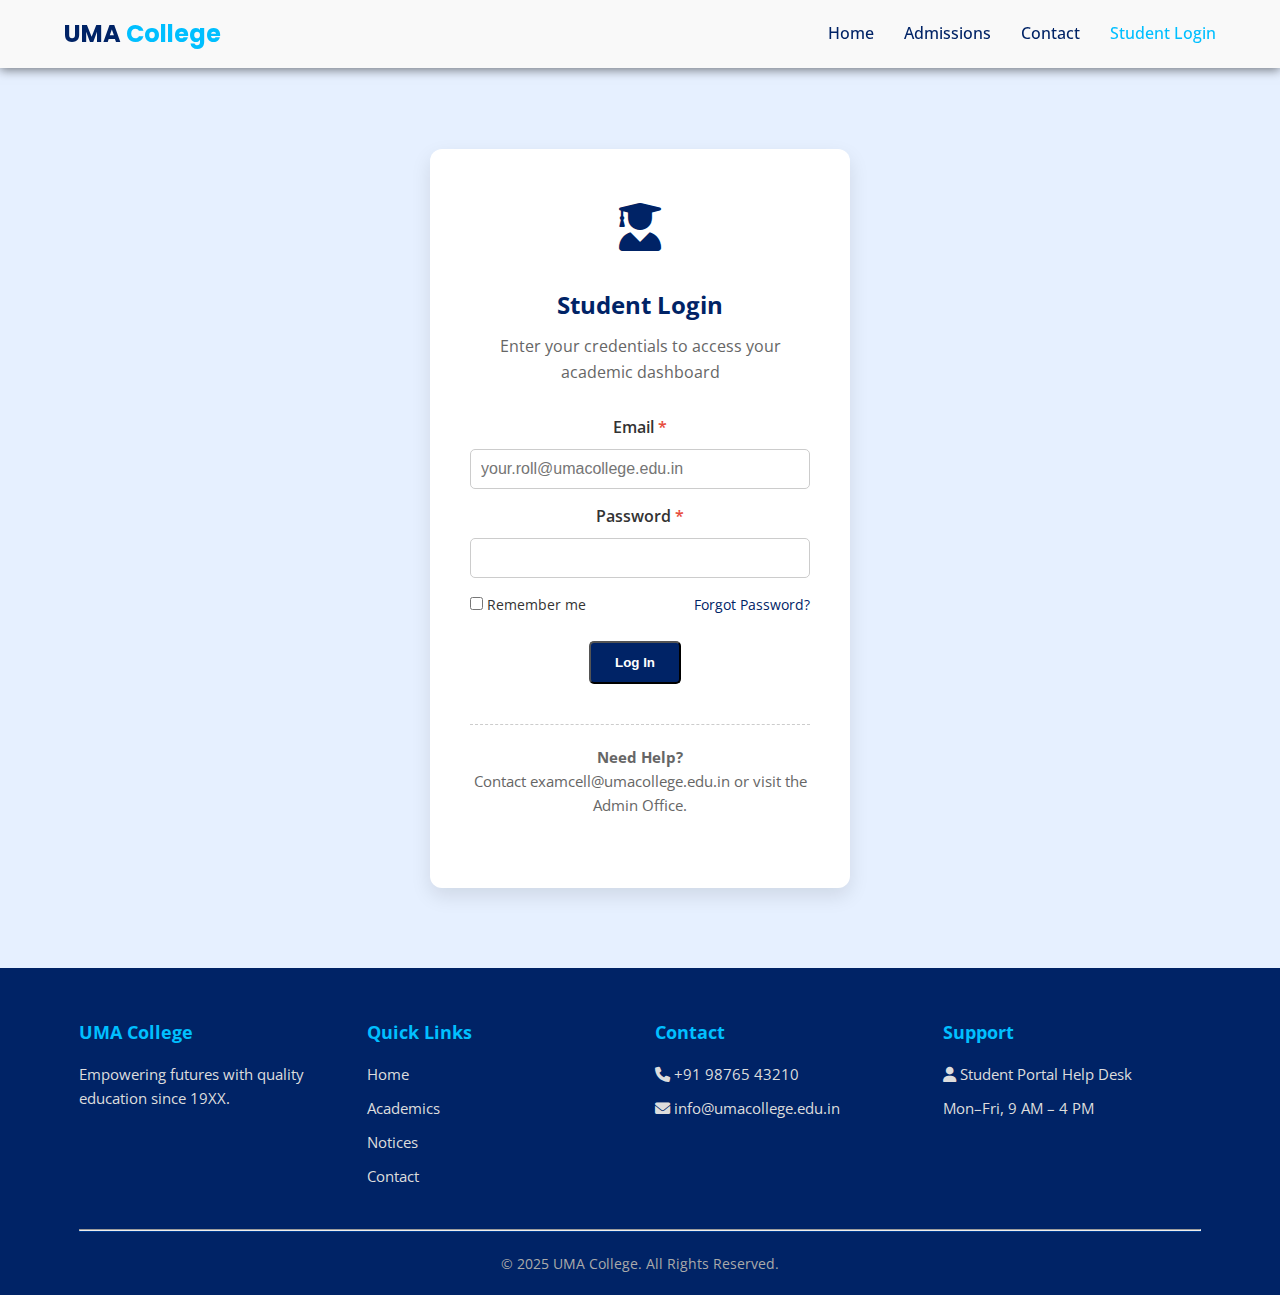
<file: student/login.html>
<!DOCTYPE html>
<html lang="en">
<head>
  <meta charset="UTF-8" />
  <meta name="viewport" content="width=device-width, initial-scale=1.0"/>
  <meta name="description" content="UMA College Student Login - Access timetable, results, attendance & study materials.">
  <title>Student Login - UMA College</title>

  <!-- Google Fonts -->
  <link href="https://fonts.googleapis.com/css2?family=Poppins:wght@400;500;600;700&family=Open+Sans&display=swap" rel="stylesheet">

  <!-- Font Awesome -->
  <link rel="stylesheet" href="https://cdnjs.cloudflare.com/ajax/libs/font-awesome/6.0.0/css/all.min.css"/>

  <!-- Main & Student Styles -->
  <link rel="stylesheet" href="../style.css" />
  <link rel="stylesheet" href="student.css" />
</head>
<body>

  <!-- Header -->
  <header class="header">
    <div class="container">
      <div class="logo">
        <h1>UMA <span>College</span></h1>
      </div>
      <nav class="navbar">
        <ul>
          <li><a href="../index.html">Home</a></li>
          <li><a href="../admissions.html">Admissions</a></li>
          <li><a href="../pages/contact.html">Contact</a></li>
          <li><a href="#" class="active">Student Login</a></li>
        </ul>
      </nav>
      <div class="mobile-toggle">
        <i class="fas fa-bars"></i>
      </div>
    </div>
  </header>

  <!-- Login Section -->
  <section class="login-section">
    <div class="container">
      <div class="login-box">
        <div class="login-icon">
          <i class="fas fa-user-graduate"></i>
        </div>
        <h2>Student Login</h2>
        <p>Enter your credentials to access your academic dashboard</p>

        <form id="loginForm" action="#" method="POST">
          <div class="form-group">
            <label>Email <span class="required">*</span></label>
            <input type="email" id="email" placeholder="your.roll@umacollege.edu.in" required />
          </div>
          <div class="form-group">
            <label>Password <span class="required">*</span></label>
            <input type="password" id="password" required />
          </div>
          <div class="form-options">
            <label>
              <input type="checkbox" /> Remember me
            </label>
            <a href="#" class="forgot">Forgot Password?</a>
          </div>
          <button type="submit" class="btn-primary">Log In</button>
        </form>

        <div class="login-info">
          <p><strong>Need Help?</strong><br>
          Contact examcell@umacollege.edu.in or visit the Admin Office.</p>
        </div>
      </div>
    </div>
  </section>

  <!-- Footer -->
  <footer class="footer">
    <div class="container">
      <div class="footer-grid">
        <div class="footer-col">
          <h4>UMA College</h4>
          <p>Empowering futures with quality education since 19XX.</p>
        </div>
        <div class="footer-col">
          <h4>Quick Links</h4>
          <ul>
            <li><a href="../index.html">Home</a></li>
            <li><a href="../academics.html">Academics</a></li>
            <li><a href="../notices.html">Notices</a></li>
            <li><a href="../contact.html">Contact</a></li>
          </ul>
        </div>
        <div class="footer-col">
          <h4>Contact</h4>
          <p><i class="fas fa-phone"></i> +91 98765 43210</p>
          <p><i class="fas fa-envelope"></i> info@umacollege.edu.in</p>
        </div>
        <div class="footer-col">
          <h4>Support</h4>
          <p><i class="fas fa-user"></i> Student Portal Help Desk</p>
          <p>Mon–Fri, 9 AM – 4 PM</p>
        </div>
      </div>
      <hr>
      <div class="footer-bottom">
        <p>&copy; 2025 UMA College. All Rights Reserved.</p>
      </div>
    </div>
  </footer>

  <!-- Script -->
  <script src="student.js"></script>
</body>
</html>
</file>
<file: admin/admin.css>
/* admin.css */

/* Login Page */
.admin-login {
  min-height: 100vh;
  background: linear-gradient(135deg, #002366, #00BFFF);
  display: flex;
  align-items: center;
  justify-content: center;
}

.login-container {
  background: white;
  width: 100%;
  max-width: 400px;
  padding: 50px 30px;
  border-radius: 12px;
  box-shadow: 0 10px 30px rgba(0,0,0,0.2);
  text-align: center;
}

.login-header i {
  font-size: 3rem;
  color: #00BFFF;
  margin-bottom: 15px;
}

.login-header h1 {
  color: #002366;
  margin-bottom: 10px;
}

.login-footer {
  margin-top: 30px;
  color: #666;
  font-size: 0.9rem;
  border-top: 1px dashed #ccc;
  padding-top: 15px;
}

/* Admin Layout */
.admin-layout {
  display: flex;
  min-height: 100vh;
  background: #f0f2f5;
}

/* Sidebar */
.sidebar {
  width: 280px;
  background: #002366;
  color: white;
  padding: 20px 0;
  height: 100vh;
  position: sticky;
  top: 0;
}

.sidebar .logo {
  text-align: center;
  padding: 15px;
  font-size: 1.4rem;
  font-weight: 700;
  border-bottom: 1px solid #003b8f;
  margin-bottom: 20px;
}

.sidebar .logo span {
  color: #00BFFF;
}

.menu ul {
  list-style: none;
}

.menu ul li {
  padding: 0;
  margin: 5px 15px;
}

.menu ul li a {
  color: #ddd;
  display: flex;
  align-items: center;
  gap: 12px;
  padding: 12px 15px;
  border-radius: 8px;
  text-decoration: none;
  transition: all 0.3s;
}

.menu ul li a:hover,
.menu ul li.active a {
  background: #003b8f;
  color: white;
}

.menu ul li a i {
  width: 20px;
}

/* Main Content */
.admin-main {
  flex: 1;
  padding: 30px;
}

.admin-header {
  display: flex;
  justify-content: space-between;
  align-items: center;
  margin-bottom: 30px;
  color: #333;
}

.admin-header .user-welcome {
  font-size: 0.95rem;
  color: #555;
}

/* Stats Grid */
.stats-grid {
  display: grid;
  grid-template-columns: repeat(auto-fit, minmax(220px, 1fr));
  gap: 20px;
  margin-bottom: 40px;
}

.stat-card {
  padding: 20px;
  border-radius: 8px;
  color: white;
  display: flex;
  align-items: center;
  gap: 15px;
}

.stat-card i {
  font-size: 1.8rem;
}

.stat-card div h3 {
  margin: 0;
  font-size: 2rem;
}

.stat-card.green { background: #27ae60; }
.stat-card.blue { background: #3498db; }
.stat-card.orange { background: #e67e22; }
.stat-card.purple { background: #8e44ad; }

/* Tables & Forms */
.admin-section {
  background: white;
  padding: 25px;
  border-radius: 8px;
  box-shadow: 0 4px 8px rgba(0,0,0,0.05);
  margin-bottom: 30px;
}

.admin-section h2 {
  color: #002366;
  margin-bottom: 20px;
  padding-bottom: 10px;
  border-bottom: 3px solid #00BFFF;
}

.admin-section h2 i {
  color: #002366;
  margin-right: 10px;
}

.data-table {
  width: 100%;
  border-collapse: collapse;
  margin-top: 20px;
}

.data-table th, .data-table td {
  padding: 12px;
  text-align: left;
  border-bottom: 1px solid #eee;
}

.data-table th {
  background: #f0f7ff;
  color: #002366;
}

.status {
  padding: 5px 10px;
  border-radius: 20px;
  font-size: 0.85rem;
  font-weight: 600;
}

.status.pending { background: #fff3cd; color: #856404; }
.status.verified { background: #d4edda; color: #155724; }
.status.confirmed { background: #cce5ff; color: #004085; }

.btn-sm {
  padding: 6px 10px;
  margin-right: 5px;
  font-size: 0.85rem;
  border: none;
  border-radius: 4px;
  cursor: pointer;
}

.btn-sm.primary { background: #002366; color: white; }
.btn-sm.success { background: #27ae60; color: white; }
.btn-sm.warning { background: #f39c12; color: white; }
.btn-sm.danger { background: #e74c3c; color: white; }
.btn-sm.secondary { background: #6c757d; color: white; }

.form-inline input, .form-inline textarea {
  width: 100%;
  padding: 10px;
  margin: 10px 0;
  border: 1px solid #ccc;
  border-radius: 5px;
}

.event-list li {
  padding: 12px;
  background: #f9f9f9;
  margin-bottom: 10px;
  border-radius: 6px;
  display: flex;
  justify-content: space-between;
  align-items: center;
}

.backup-options {
  display: flex;
  flex-wrap: wrap;
  gap: 15px;
  margin-top: 15px;
}

/* Responsive */
@media (max-width: 768px) {
  .admin-layout {
    flex-direction: column;
  }
  .sidebar {
    width: 100%;
    height: auto;
    position: relative;
  }
  .stats-grid, .data-table {
    font-size: 0.9rem;
  }
}
</file>
<file: pages/pages.css>
/* pages.css */
.page-banner {
  text-align: center;
  color: white;
  padding: 100px 20px;
}

.history,
.principal-message,
.accreditations,
.facilities
{
  background: #fff;
    padding: 20px;
    border-radius: 5px;
    margin-bottom: 20px;
    color: #002366fa;
    box-shadow: 2px 2px 5px;
}
.headings{
  text-decoration:underline;
}
.about-page{
  width: 100%;
}

.page-banner h1 {
  font-size: 2.5rem;
  margin-bottom: 15px;
}

.course-tabs {
  display: flex;
  gap: 10px;
  margin: 30px 0;
}

.tab-btn {
  padding: 10px 20px;
  border: none;
  background: #ddd;
  cursor: pointer;
  border-radius: 5px;
  font-weight: 600;
}

.tab-btn.active {
  background: #002366;
  color: white;
}

.course-card {
  background: white;
  padding: 20px;
  border-radius: 8px;
  box-shadow: 0 4px 8px rgba(0, 0, 0, 0.05);
  margin-bottom: 20px;
}

.course-card ul {
  margin: 15px 0;
  color: #555;
}

.course-card li {
  margin-bottom: 8px;
}

.notice-item {
  display: flex;
  align-items: center;
  gap: 50px;
  padding: 15px;
  background: white;
  border-radius: 8px;
  margin-bottom: 15px;
}

marquee {
  font-size: 1.3em;
  color: red;
  margin-top: 25px;
}

.danger {
  font-size: 1.1em;
  color: yellow;
}

.notice-filters {
  padding: 10px;
  margin-bottom: 10px;
}

.filter-btn {
  color: #002366fa;
  background-color: #fff;
  padding: 5px 10px;
  border-radius: 10px;
  font-weight: 600;
  transition: all 0.2s;

  &:hover {
    color: #fff;
    background: linear-gradient(rgba(0, 35, 102, 0.8), rgba(0, 35, 102, 0.8));
  }
}

.tag {
  display: flex;
  align-items: center;
  width: 200px;
  height: 200px;
  justify-content: center;
  border-radius: 10px;
  color: #fff;
  font-size: 1.5rem;
}

.tag.exam {
  background: #e74c3c;
}

.tag.event {
  background: #3498db;
}

.tag.holiday {
  background: #27ae60;
}

.contact-grid {
  display: grid;
  grid-template-columns: 1fr 1fr;
  gap: 40px;
  margin: 40px 0;
}

.info-item {
  display: flex;
  gap: 15px;
  margin-bottom: 20px;
}

.info-item i {
  color: #002366;
  font-size: 1.2rem;
  min-width: 30px;
}

.social-links a {
  display: block;
  margin: 8px 0;
  color: #002366;
  padding-left: 50px;
}

.social-links i {
  width: 25px;
}

.map {
  margin-top: 20px;
  border-radius: 8px;
  overflow: hidden;
}

.download-list {
  list-style: none;
}

.download-list li {
  padding: 12px;
  background: white;
  margin-bottom: 10px;
  border-radius: 6px;
  display: flex;
  justify-content: space-between;
  align-items: center;
}

.download-list i {
  color: #002366;
  margin-right: 10px;
}

@media (max-width: 768px) {
  .contact-grid {
    grid-template-columns: 1fr;
  }

  .page-banner h1 {
    font-size: 2rem;
  }
}
</file>
<file: pages/privacy.css>
/* pages/privacy.css - Additional styles specific to privacy page */
.container {
  max-width: 900px;
  margin: 2rem auto;
  padding: 0 1.5rem;
  line-height: 1.8;
}

header {
  text-align: center;
  margin-bottom: 2rem;
}

header h1 {
  color: #2c3e50;
  margin-bottom: 0.5rem;
}

header p {
  color: #7f8c8d;
  font-size: 0.95rem;
}

main section {
  margin-bottom: 2rem;
  background-color: #fff;
  padding: 1.5rem;
  border-radius: 8px;
  box-shadow: 0 2px 5px rgba(0,0,0,0.1);
}

main h2 {
  color: #2980b9;
  border-bottom: 2px solid #ecf0f1;
  padding-bottom: 0.5rem;
}

main ul {
  margin: 0.8rem 0;
}

main li {
  margin-bottom: 0.5rem;
}

address {
  font-style: normal;
  line-height: 2;
  color: #2c3e50;
}

address a {
  color: #3498db;
  text-decoration: none;
}

footer {
  text-align: center;
  margin-top: 3rem;
  padding: 1.5rem 0;
  color: #7f8c8d;
  font-size: 0.9rem;
  border-top: 1px solid #ecf0f1;
}
</file>
<file: student/student.css>
/* student.css */

.login-section {
  padding: 80px 0;
  background: #e6f0ff;
  min-height: 100vh;
  display: flex;
  align-items: center;
}

.login-box {
  background: white;
  width: 100%;
  max-width: 420px;
  margin: 0 auto;
  padding: 40px;
  border-radius: 12px;
  box-shadow: 0 8px 20px rgba(0,0,0,0.1);
  text-align: center;
}

.login-icon {
  font-size: 3rem;
  color: #002366;
  margin-bottom: 20px;
}

.login-box h2 {
  color: #002366;
  margin-bottom: 10px;
}

.login-box p {
  color: #666;
  margin-bottom: 30px;
}

.form-options {
  display: flex;
  justify-content: space-between;
  margin: 15px 0;
  font-size: 0.9rem;
}

.forgot {
  color: #002366;
}

.forgot:hover {
  text-decoration: underline;
}

.login-info {
  margin-top: 30px;
  padding-top: 20px;
  border-top: 1px dashed #ccc;
  color: #555;
  font-size: 0.95rem;
}

/* Dashboard */
.student-dashboard {
  padding: 40px 0;
  background: #f9f9f9;
}

.student-dashboard h1 {
  color: #002366;
  margin-bottom: 10px;
}

.dashboard-subtitle {
  color: #555;
  font-size: 1.1rem;
  margin-bottom: 30px;
}

.stats-grid {
  display: grid;
  grid-template-columns: repeat(auto-fit, minmax(200px, 1fr));
  gap: 20px;
  margin: 40px 0;
}

.stat-card {
  background: white;
  padding: 20px;
  border-radius: 8px;
  text-align: center;
  box-shadow: 0 4px 8px rgba(0,0,0,0.05);
}

.stat-card i {
  font-size: 2rem;
  color: #002366;
  margin-bottom: 10px;
}

.stat-card h3 {
  margin-bottom: 8px;
  color: #002366;
}

/* Tables */
.timetable, .results-table {
  width: 100%;
  border-collapse: collapse;
  margin: 20px 0;
  background: white;
  box-shadow: 0 2px 5px rgba(0,0,0,0.05);
  border-radius: 8px;
  overflow: hidden;
}

.timetable th, .timetable td,
.results-table th, .results-table td {
  padding: 12px;
  text-align: center;
  border: 1px solid #eee;
}

.timetable th, .results-table th {
  background: #002366;
  color: white;
}

.timetable .break {
  background: #ffcccc;
  color: #d8000c;
  font-weight: bold;
}

.download-link {
  color: #002366;
}

.download-link:hover {
  color: #00BFFF;
}

.materials-list {
  list-style: none;
}

.materials-list li {
  display: flex;
  justify-content: space-between;
  align-items: center;
  padding: 12px;
  background: white;
  margin-bottom: 10px;
  border-radius: 6px;
  box-shadow: 0 2px 4px rgba(0,0,0,0.05);
}

.materials-list i {
  color: #002366;
  margin-right: 10px;
}

/* User Menu */
.user-menu {
  display: flex;
  align-items: center;
  gap: 15px;
}

.welcome {
  font-size: 0.95rem;
  color: #333;
}

.dropdown {
  position: relative;
  cursor: pointer;
}

.dropdown i {
  font-size: 1.5rem;
  color: #002366;
}

.dropdown-menu {
  position: absolute;
  top: 40px;
  right: 0;
  background: white;
  border: 1px solid #ccc;
  border-radius: 6px;
  box-shadow: 0 4px 8px rgba(0,0,0,0.1);
  width: 200px;
  display: none;
  z-index: 100;
}

.dropdown-menu a {
  display: block;
  padding: 12px 15px;
  border-bottom: 1px solid #eee;
  color: #333;
}

.dropdown-menu a:hover {
  background: #f0f7ff;
}

.dropdown:hover .dropdown-menu {
  display: block;
}

/* Responsive */
@media (max-width: 600px) {
  .login-box {
    padding: 30px 20px;
  }

  .timetable, .results-table {
    font-size: 0.9rem;
  }

  .timetable th, .timetable td {
    padding: 8px 4px;
  }
}
</file>
<file: style.css>
/* Reset & Base Styles */
* {
  margin: 0;
  padding: 0;
  box-sizing: border-box;
}

body {
  font-family: 'Open Sans', sans-serif;
  line-height: 1.6;
  color: #333;
  background: #f9f9f9;
}

.container {
  width: 90%;
  max-width: 1200px;
  margin: 0 auto;
  padding: 0 15px;
}

a {
  text-decoration: none;
  color: #002366;
}

ul {
  list-style: none;
}

.btn-primary {
  display: inline-block;
  background: #002366;
  color: white;
  padding: 12px 24px;
  border-radius: 5px;
  font-weight: 600;
  margin: 10px 10px 10px 0;
  transition: background 0.3s;
}

.btn-secondary {
  display: inline-block;
  background: transparent;
  color: #002366;
  border: 2px solid #002366;
  padding: 12px 24px;
  border-radius: 5px;
  font-weight: 600;
  margin: 10px 10px 10px 0;
  transition: all 0.3s;
}

.btn-primary:hover {
  background: #001a4a;
}

.btn-secondary:hover {
  background: #e6f0ff;
}

/* Header */
.header {
  background: transparent;
  box-shadow: 0 2px 10px rgba(0,0,0,0.5);
  position: sticky;
  backdrop-filter: blur(10px);
  top: 0;
  z-index: 100;
}

.header .container {
  display: flex;
  justify-content: space-between;
  align-items: center;
  padding: 15px 0;
}

.logo h1 {
  font-family: 'Poppins', sans-serif;
  font-size: 24px;
  font-weight: 700;
  color: #002366;
}

.logo span {
  color: #00BFFF;
}

.navbar ul {
  display: flex;
}

.navbar ul li {
  margin-left: 30px;
}

.navbar ul li a {
  font-weight: 500;
  transition: color 0.3s;
}

.navbar ul li a:hover,
.navbar ul li a.active {
  color: #00BFFF;
}

.mobile-toggle {
  display: none;
  font-size: 24px;
  cursor: pointer;
  color: #002366;
}

/* Hero Section */
.hero {
  background: linear-gradient(rgba(0, 35, 102, 0.8), rgba(0, 35, 102, 0.9)), url('https://source.unsplash.com/random/1600x900/?college') no-repeat center center/cover;
  color: white;
  text-align: center;
  padding: 120px 20px;
}

.hero h2 {
  font-size: 2.5rem;
  margin-bottom: 20px;
}

.hero p {
  font-size: 1.2rem;
  max-width: 700px;
  margin: 0 auto 30px;
}

/* Quick Links */
.quick-links {
  background: #f0f7ff;
  padding: 40px 0;
  text-align: center;
}

.quick-links h3 {
  margin-bottom: 20px;
  color: #002366;
  font-family: 'Poppins', sans-serif;
}

.links-grid {
  display: flex;
  justify-content: center;
  flex-wrap: wrap;
  gap: 20px;
}

.links-grid a {
  background: white;
  padding: 15px 25px;
  border-radius: 8px;
  box-shadow: 0 4px 8px rgba(0,0,0,0.1);
  display: flex;
  align-items: center;
  font-weight: 600;
  transition: transform 0.3s;
}

.links-grid a:hover {
  transform: translateY(-5px);
}

.links-grid i {
  margin-right: 10px;
  color: #002366;
}

/* Updates Section */
.updates {
  padding: 60px 0;
  background: white;
}

.updates .container {
  display: grid;
  grid-template-columns: 1fr 1fr;
  gap: 40px;
}

.column h3 {
  color: #002366;
  margin-bottom: 20px;
  padding-bottom: 10px;
  border-bottom: 3px solid #00BFFF;
  display: inline-block;
}

.column h3 i {
  color: #00BFFF;
  margin-right: 10px;
}

.news-list, .event-list {
  font-size: 0.95rem;
}

.news-list li, .event-list li {
  margin-bottom: 15px;
  padding-bottom: 15px;
  border-bottom: 1px dashed #ddd;
}

.event-list .date {
  display: inline-block;
  background: #002366;
  color: white;
  width: 50px;
  height: 50px;
  line-height: 50px;
  text-align: center;
  border-radius: 8px;
  font-weight: bold;
  margin-right: 15px;
  vertical-align: top;
}

/* Achievements */
.achievements {
  background: #002366;
  color: white;
  text-align: center;
  padding: 60px 0;
}

.achievements h2 {
  margin-bottom: 40px;
  font-size: 2rem;
}

.stats {
  display: flex;
  justify-content: space-around;
  flex-wrap: wrap;
  gap: 20px;
}

.stat {
  font-size: 1.2rem;
}

.stat .number {
  font-size: 2.5rem;
  font-weight: 700;
  display: block;
}

/* Why UMA */
.why-uma {
  padding: 60px 0;
  background: #f0f7ff;
}

.why-uma h2 {
  text-align: center;
  margin-bottom: 40px;
  color: #002366;
}

.features {
  display: grid;
  grid-template-columns: repeat(auto-fit, minmax(250px, 1fr));
  gap: 30px;
}

.feature {
  text-align: center;
  padding: 20px;
  background: white;
  border-radius: 8px;
  box-shadow: 0 4px 8px rgba(0,0,0,0.05);
}

.feature i {
  font-size: 2.5rem;
  color: #002366;
  margin-bottom: 15px;
}

.feature h4 {
  margin-bottom: 10px;
  color: #002366;
}

/* CTA Section */
.cta {
  background: #e6f0ff;
  text-align: center;
  padding: 60px 20px;
}

.cta h2 {
  margin-bottom: 15px;
  color: #002366;
}

.cta p {
  margin-bottom: 20px;
  font-size: 1.1rem;
}

/* Footer */
.footer {
  background: #002366;
  color: white;
  padding: 50px 0 20px;
}

.footer-grid {
  display: grid;
  grid-template-columns: repeat(auto-fit, minmax(200px, 1fr));
  gap: 30px;
  margin-bottom: 30px;
}

.footer-col h4 {
  color: #00BFFF;
  margin-bottom: 15px;
  font-size: 1.1rem;
}

.footer-col p,
.footer-col a {
  color: #ddd;
  font-size: 0.95rem;
  margin-bottom: 10px;
  display: block;
}

/* .footer-col a:hover {
  color: #00BFFF;
} */

.social-icons a {
  display: inline-flex;
  width: 40px;
  height: 40px;
  /* background: #001a4a; */
  background-color: #fff;
  color: #000;
  justify-content: center;
  align-items: center;
  border-radius: 50%;
  margin-right: 10px;
  transition: background 0.3s;
}

.facebook:hover {
  color: #fff;
  background-color: #1280ca;
  border: 1px solid #fff;
}
.instagram:hover{
  color: #fff;
  background:rgb(196, 21, 102);
  border: 1px solid #fff;
}
.linkedin:hover {
  color: #fff;
  background-color: #002366;
  border: 1px solid #fff;
}
.youtube:hover {
  color: #fff;
  background-color: rgb(255, 0, 0);
  border: 1px solid #fff;
}

.footer-bottom {
  text-align: center;
  padding-top: 20px;
  border-top: 1px solid #003b8f;
  font-size: 0.9rem;
  color: #aaa;
}

.footer-bottom a {
  color: #00BFFF;
}

/* Responsive Design */
@media (max-width: 768px) {
  .navbar ul {
    display: none;
    flex-direction: column;
    background: white;
    position: absolute;
    top: 70px;
    left: 0;
    right: 0;
    padding: 20px;
    box-shadow: 0 4px 8px rgba(0,0,0,0.1);
  }

  .navbar ul.show {
    display: flex;
  }

  .mobile-toggle {
    display: block;
  }

  .updates .container,
  .stats,
  .features {
    grid-template-columns: 1fr;
    text-align: center;
  }

  .event-list .date {
    margin: 0 auto 10px;
    display: block;
  }

  .hero h2 {
    font-size: 2rem;
  }
}

/* admissions.css */

.page-banner {
  color: white;
  text-align: center;
  padding: 100px 20px;
  margin-bottom: 40px;
}

.page-banner h1 {
  font-size: 2.5rem;
  margin-bottom: 15px;
}

.page-banner p {
  font-size: 1.2rem;
  max-width: 700px;
  margin: 0 auto;
}

.admissions-page {
  padding: 20px 0;
  background: #f9f9f9;
}

.admission-info .steps {
  display: grid;
  grid-template-columns: repeat(auto-fit, minmax(220px, 1fr));
  gap: 20px;
  margin: 30px 0;
}

.step {
  background: white;
  padding: 20px;
  border-radius: 8px;
  box-shadow: 0 4px 8px rgba(0,0,0,0.05);
  text-align: center;
}

.step .number {
  display: inline-flex;
  width: 36px;
  height: 36px;
  background: #002366;
  color: white;
  font-weight: bold;
  border-radius: 50%;
  justify-content: center;
  align-items: center;
  margin-bottom: 15px;
}

.eligibility-table, .fee-table {
  width: 100%;
  border-collapse: collapse;
  margin: 20px 0;
  font-size: 0.95rem;
  background: white;
  box-shadow: 0 2px 5px rgba(0,0,0,0.1);
  border-radius: 8px;
  overflow: hidden;
}

.eligibility-table th, .eligibility-table td,
.fee-table th, .fee-table td {
  padding: 12px 15px;
  text-align: left;
  border-bottom: 1px solid #ddd;
}

.eligibility-table th, .fee-table th {
  background: #002366;
  color: white;
}

.eligibility-table tr:hover, .fee-table tr:hover {
  background: #f0f7ff;
}

.fee-structure, .eligibility {
  background: white;
  padding: 25px;
  border-radius: 8px;
  box-shadow: 0 4px 8px rgba(0,0,0,0.05);
  margin: 30px 0;
}

.fee-structure h2, .eligibility h2, .status-checker h2, .admission-form-section h2 {
  color: #002366;
  margin-bottom: 20px;
  padding-bottom: 10px;
  border-bottom: 3px solid #00BFFF;
}

.admission-form-section {
  margin: 40px 0;
}

.admission-form h3 {
  margin: 25px 0 15px;
  color: #002366;
  font-size: 1.3rem;
}

.form-row {
  display: grid;
  grid-template-columns: repeat(auto-fit, minmax(250px, 1fr));
  gap: 20px;
}

.form-group label {
  display: block;
  margin: 15px 0 8px;
  font-weight: 600;
  color: #333;
}

.required {
  color: #e74c3c;
}

.form-group input,
.form-group select,
.form-group textarea {
  width: 100%;
  padding: 10px;
  border: 1px solid #ccc;
  border-radius: 5px;
  font-size: 1rem;
  transition: border 0.3s;
}

.form-group input:focus,
.form-group select:focus,
.form-group textarea:focus {
  border-color: #002366;
  outline: none;
}

.upload-group {
  display: flex;
  flex-wrap: wrap;
  gap: 20px;
}

.upload-item {
  flex: 1;
  min-width: 250px;
}

.captcha-box {
  background: #f0f7ff;
  padding: 15px;
  border-radius: 8px;
  border: 1px dashed #002366;
}

.status-checker {
  background: white;
  padding: 30px;
  border-radius: 8px;
  box-shadow: 0 4px 8px rgba(0,0,0,0.05);
  margin: 40px 0;
}

.status-form {
  display: flex;
  flex-wrap: wrap;
  gap: 10px;
  margin-top: 15px;
}

.status-form input {
  padding: 12px;
  border: 1px solid #ccc;
  border-radius: 5px;
  flex: 1;
  min-width: 200px;
}

#statusResult {
  margin-top: 15px;
  font-weight: 600;
  color: #002366;
}
</file>
